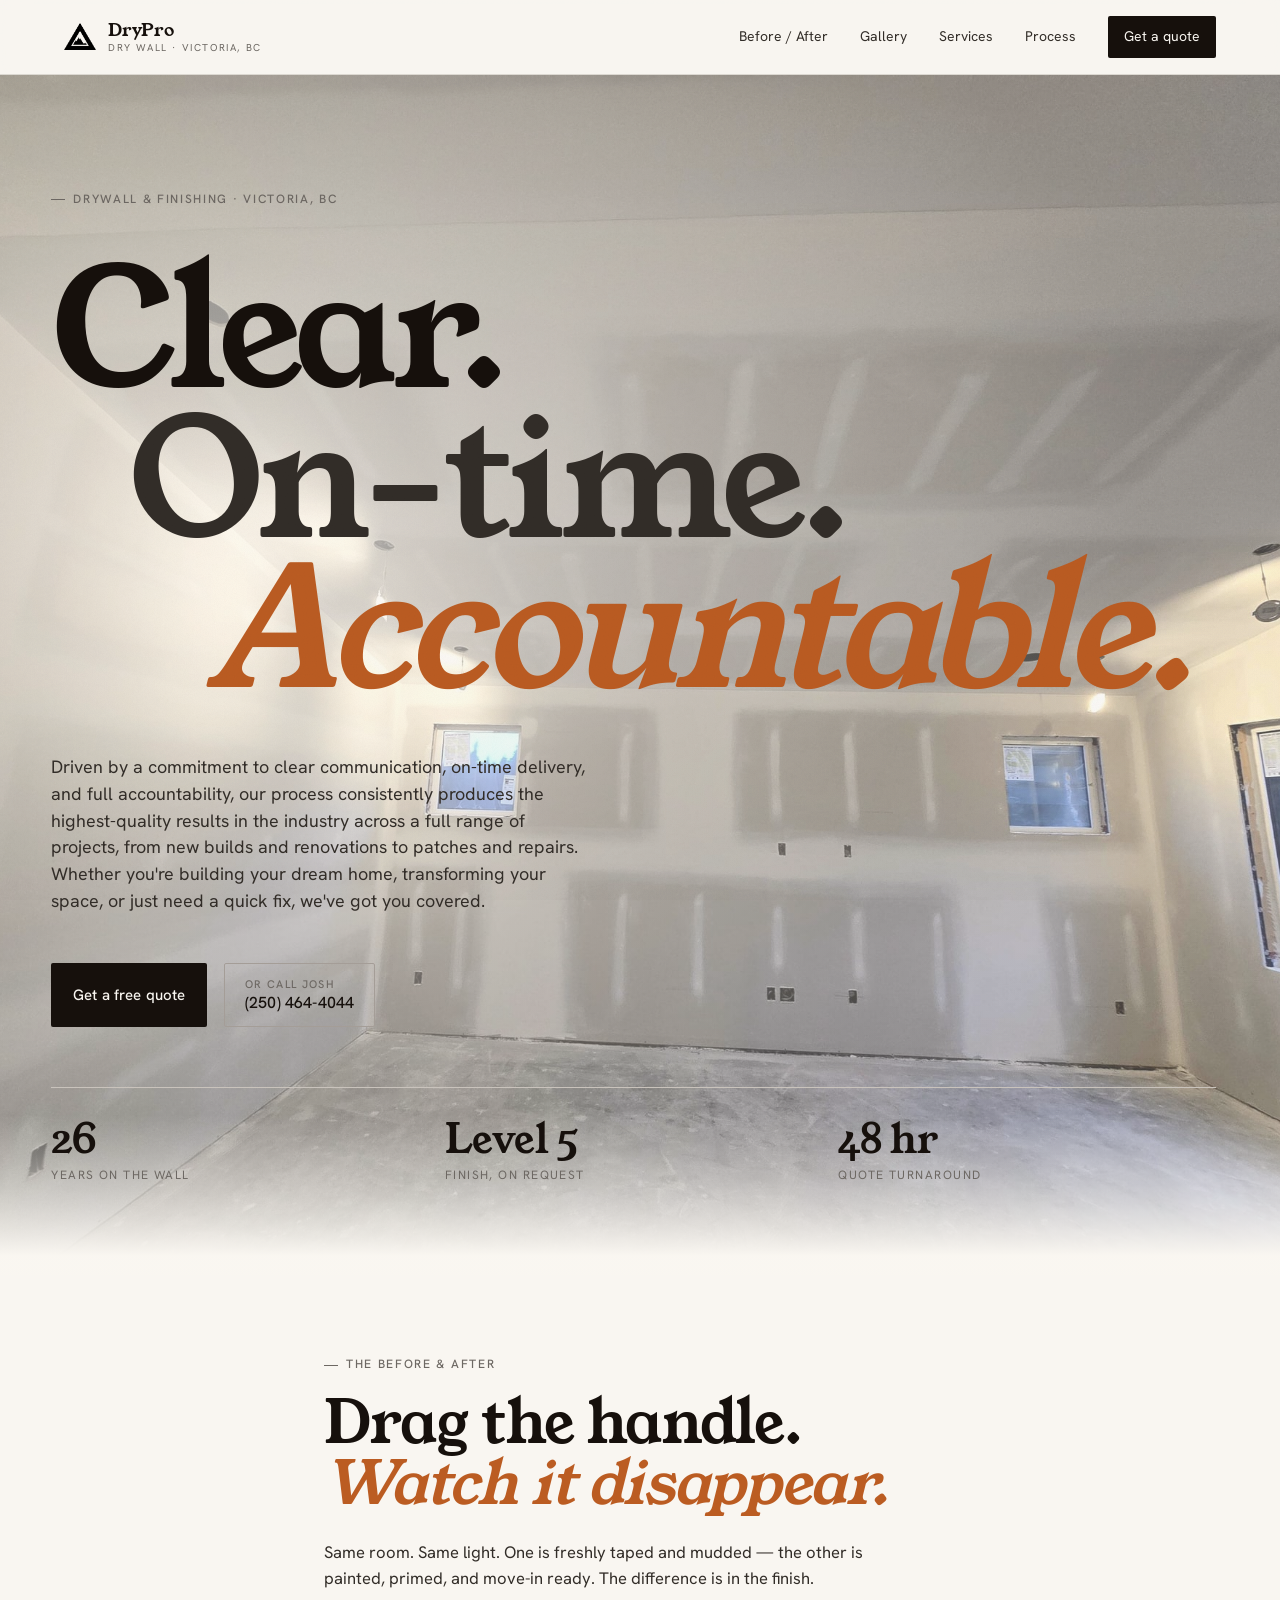
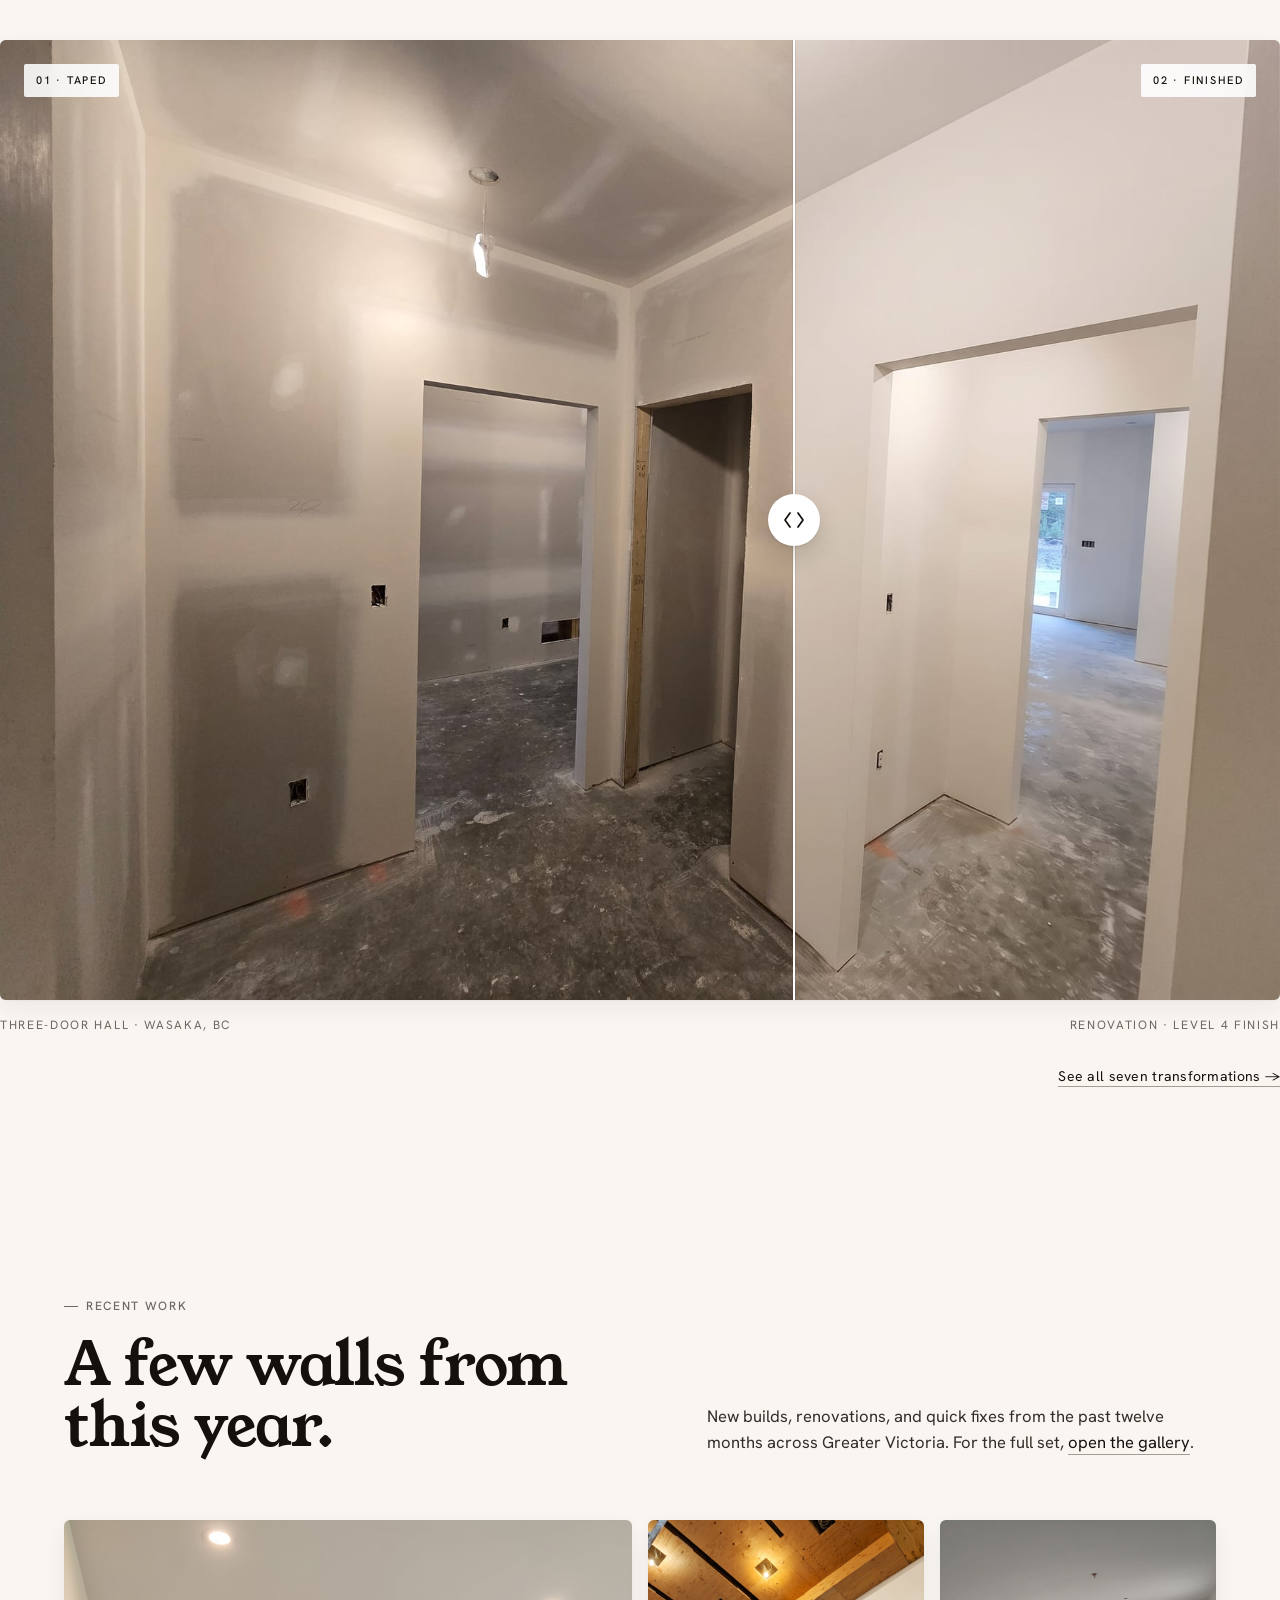
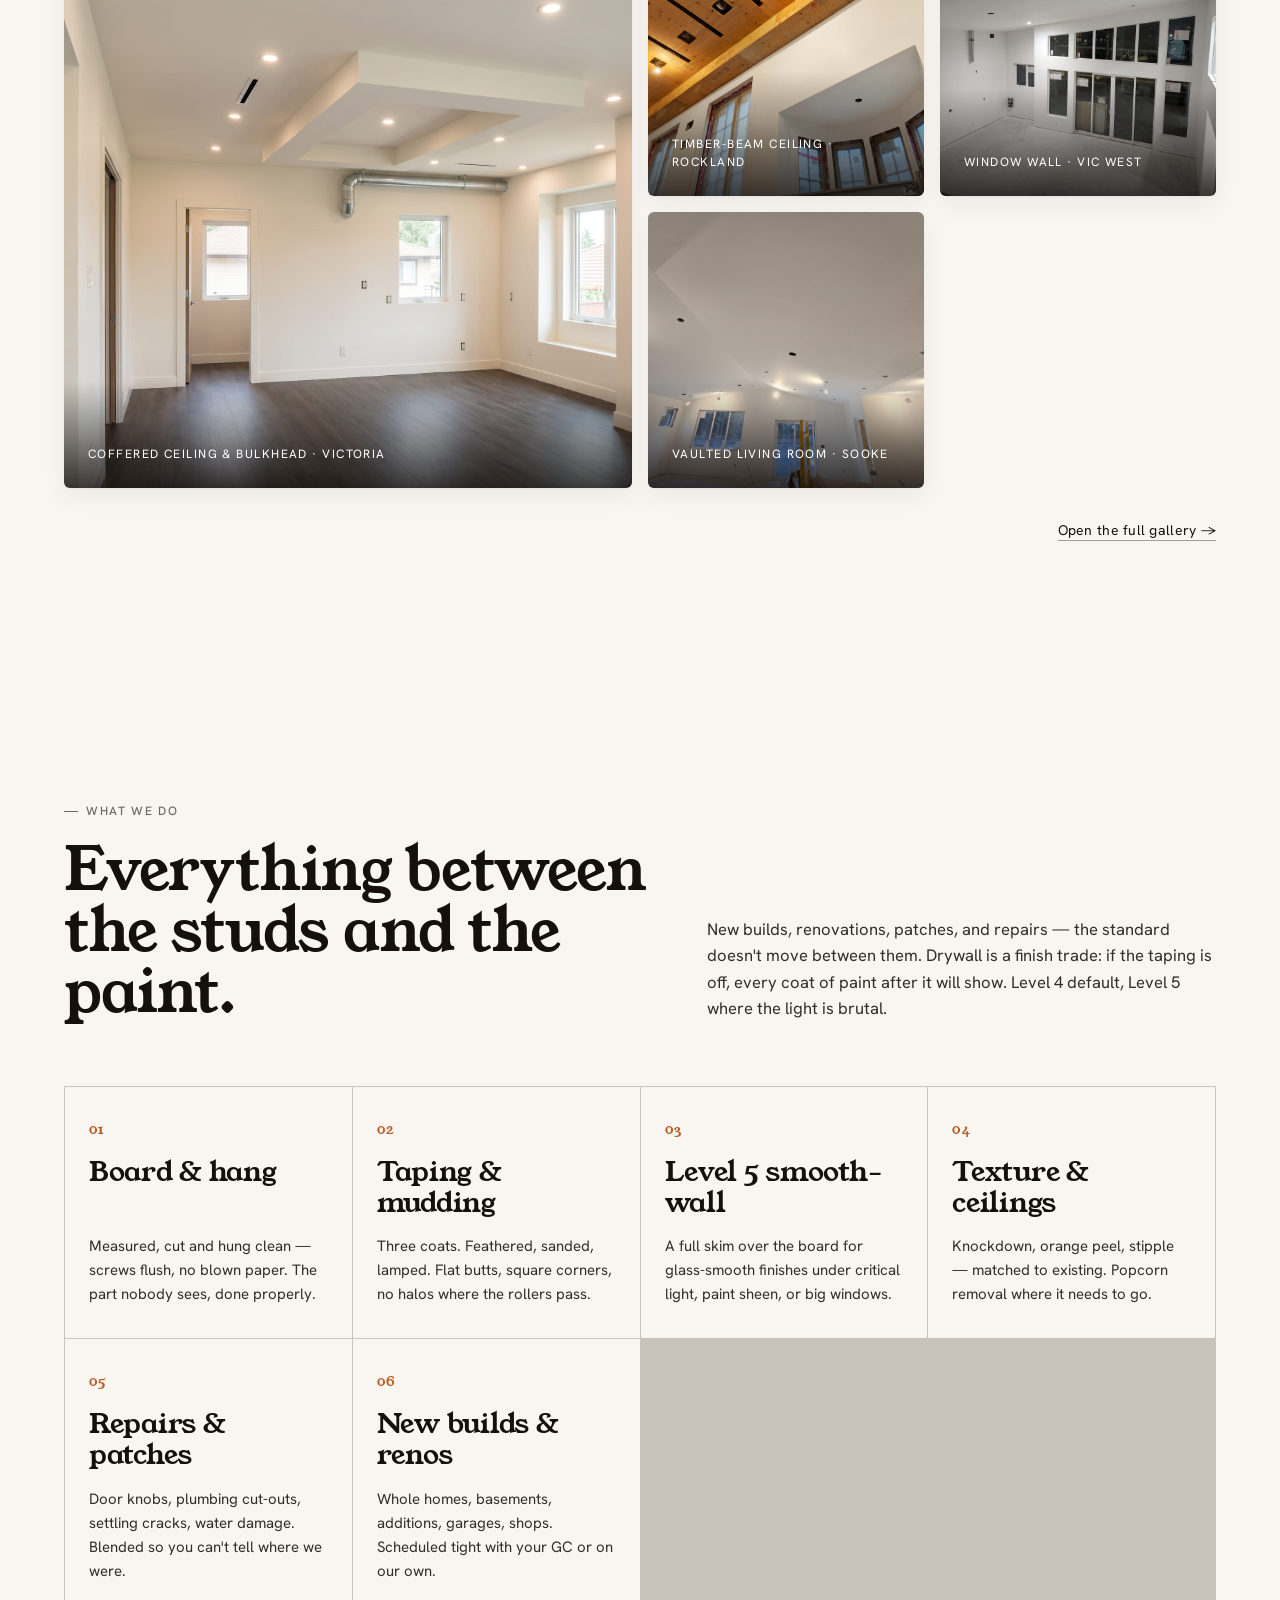
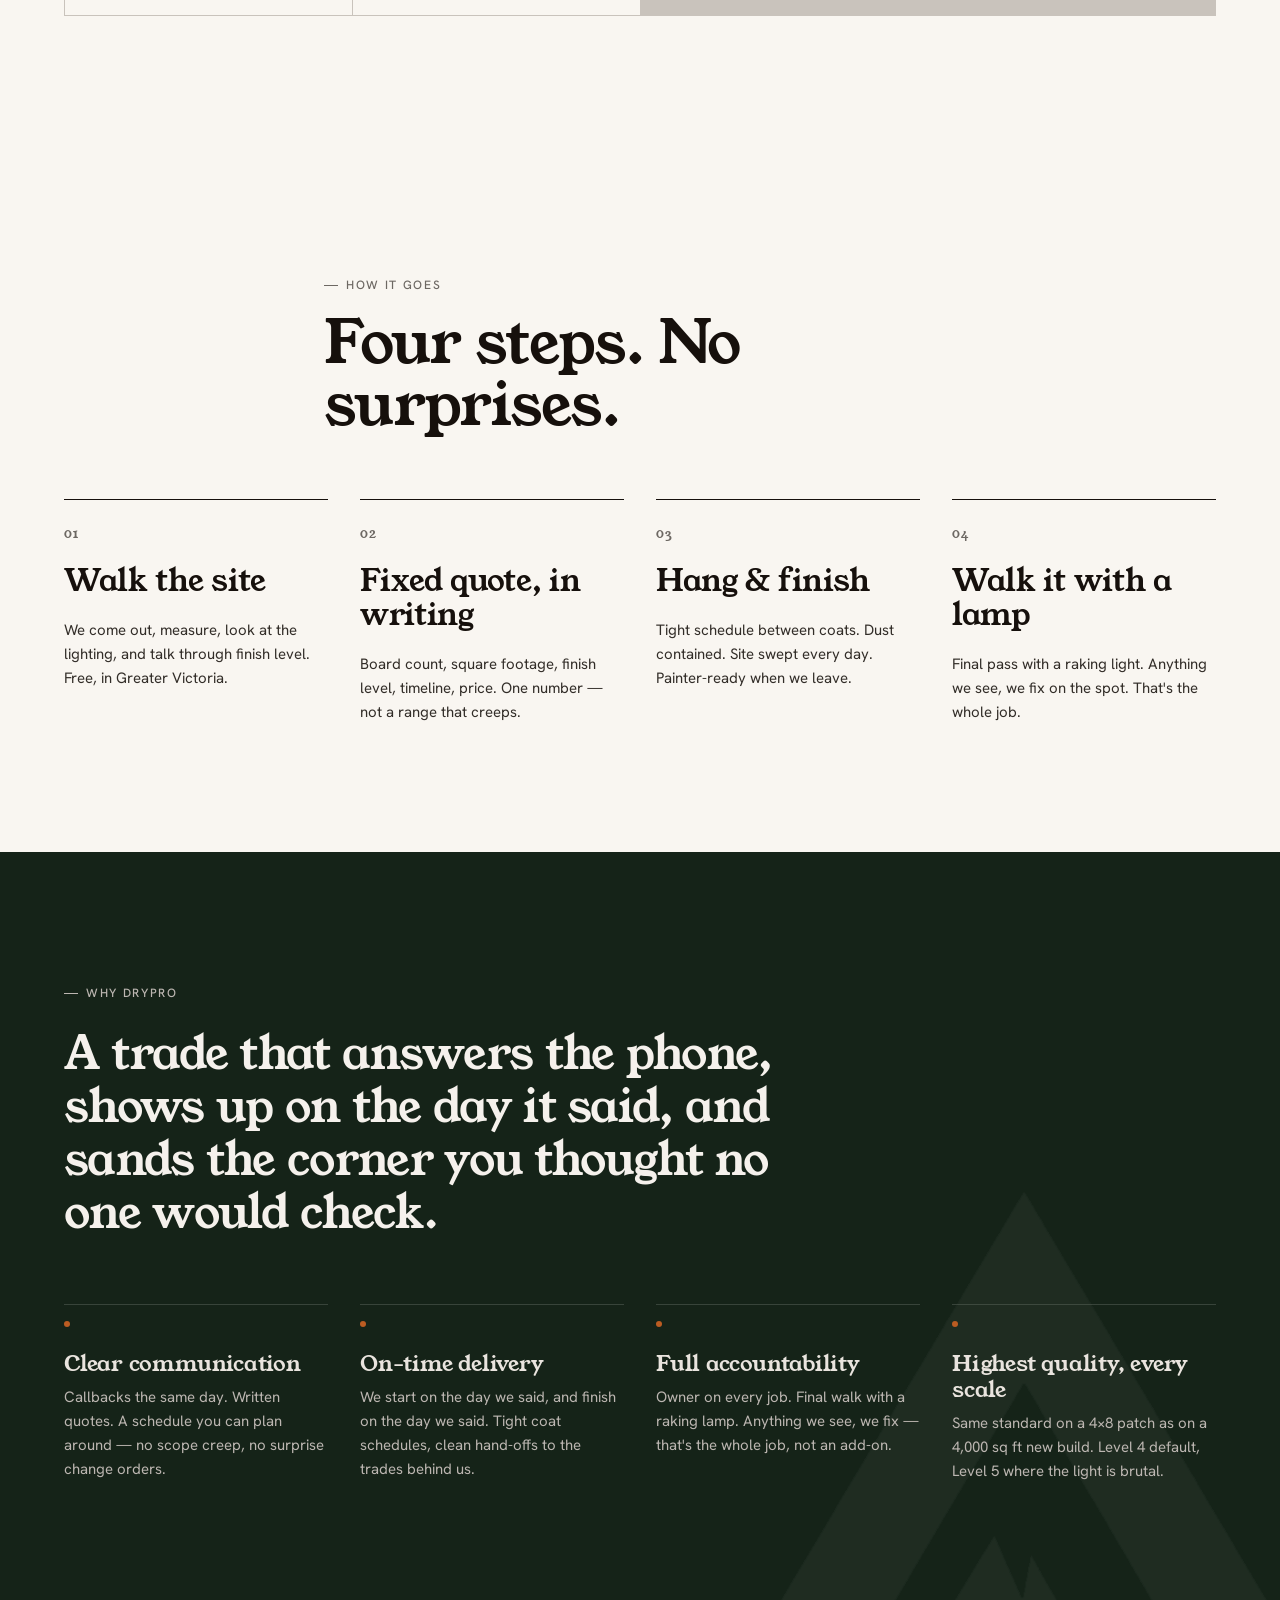
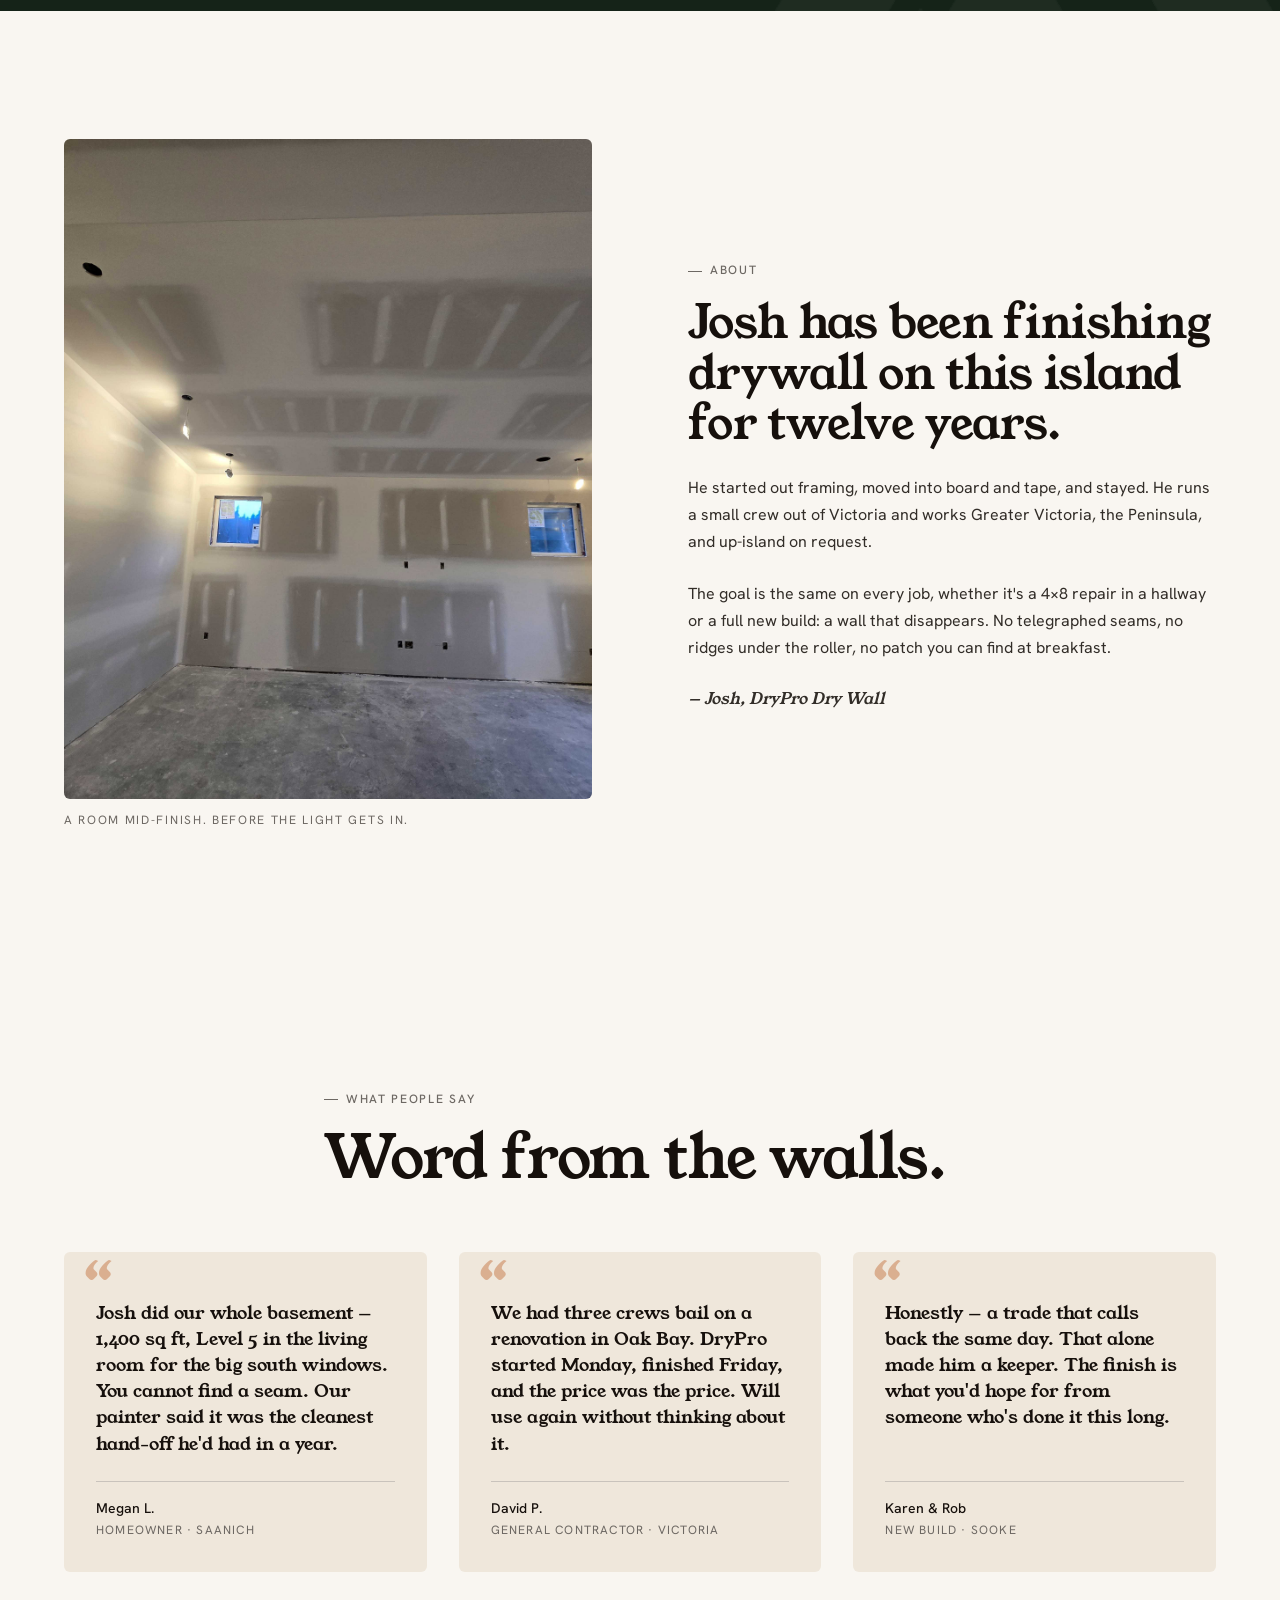
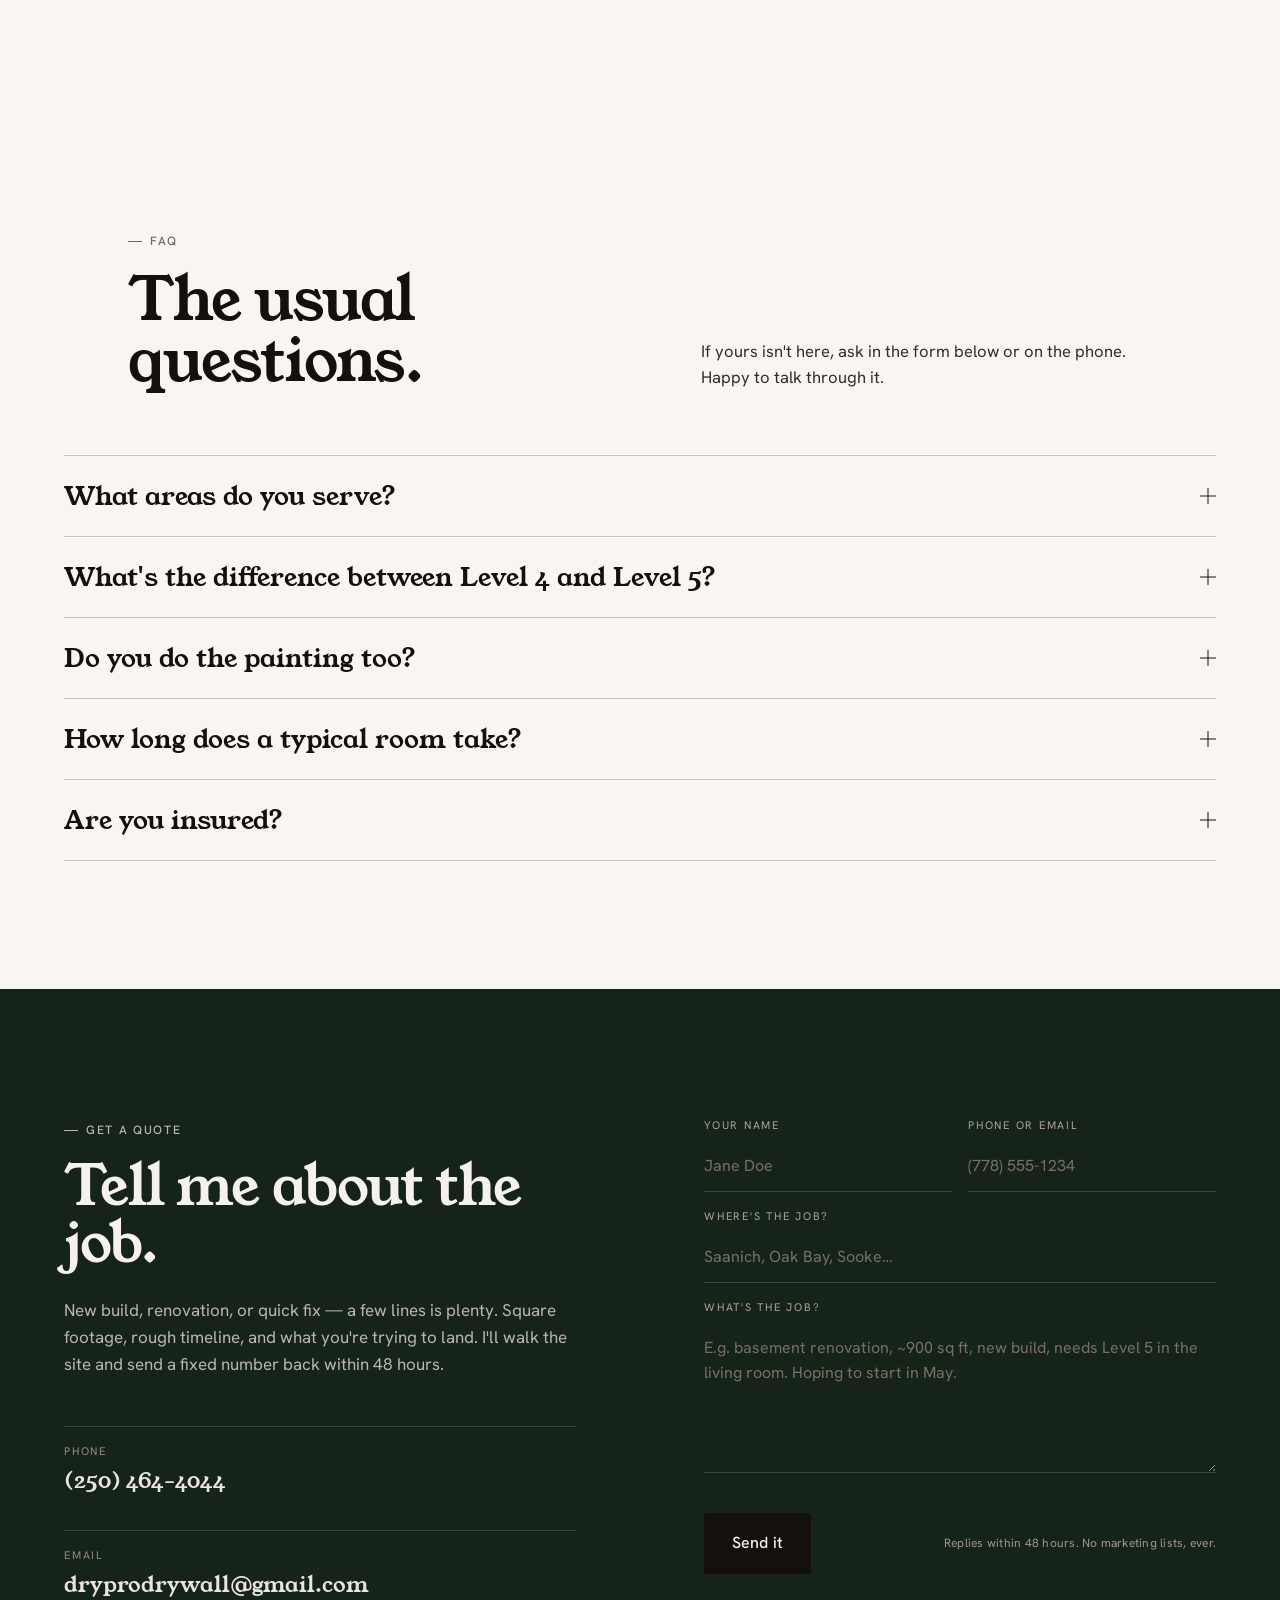
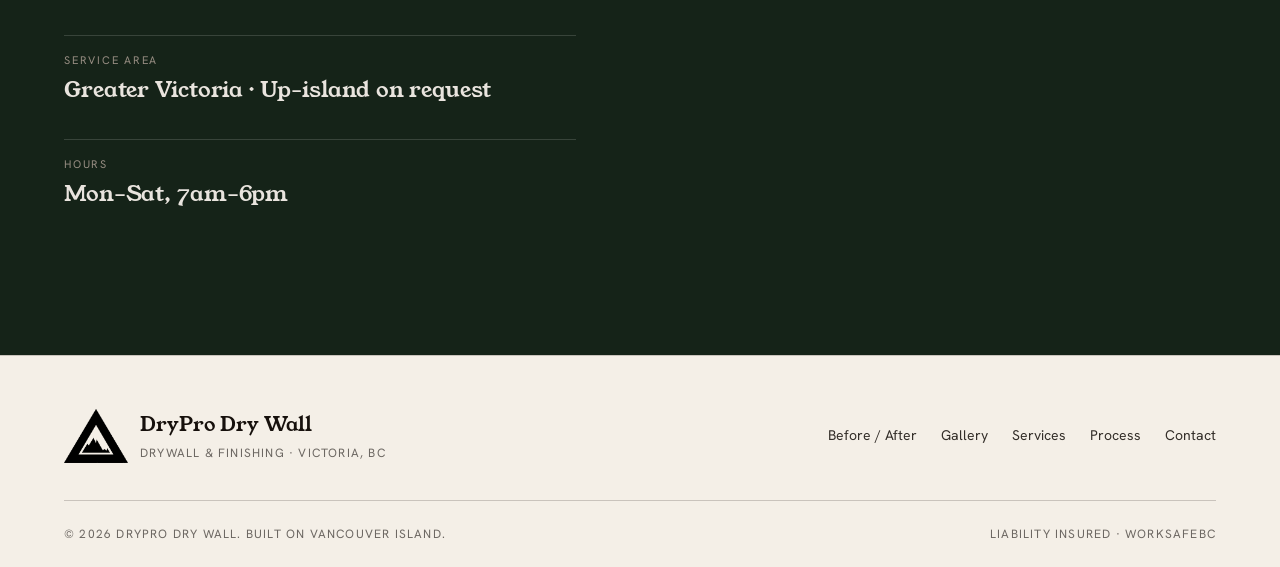
<file: index.html>
<!doctype html>
<html lang="en">
<head>
  <meta charset="utf-8" />
  <meta name="viewport" content="width=device-width, initial-scale=1" />
  <title>DryPro Dry Wall — Drywall, finishing & repairs in Victoria, BC</title>
  <meta name="description" content="Drywall, finishing and repairs in Victoria, BC. Clear communication, on-time delivery, and full accountability — across new builds, renovations, and quick fixes." />
  <meta name="theme-color" content="#f6f2ea" />
  <link rel="icon" href="assets/logo.png" type="image/png" />

  <!-- Open Graph -->
  <meta property="og:title" content="DryPro Dry Wall — Victoria, BC" />
  <meta property="og:description" content="Clear communication, on-time delivery, full accountability. New builds, renovations, and quick fixes in Victoria, BC." />
  <meta property="og:image" content="assets/painted.jpg" />
  <meta property="og:type" content="website" />

  <!-- Fonts -->
  <link rel="preconnect" href="https://fonts.googleapis.com" />
  <link rel="preconnect" href="https://fonts.gstatic.com" crossorigin />
  <link href="https://fonts.googleapis.com/css2?family=Young+Serif&family=Hanken+Grotesk:wght@300;400;500;600;700&display=swap" rel="stylesheet" />

  <link rel="stylesheet" href="styles.css" />
</head>
<body>

  <!-- Paper grain overlay -->
  <div class="grain" aria-hidden="true"></div>

  <!-- Nav -->
  <header class="nav">
    <a href="#top" class="nav__brand" aria-label="DryPro Dry Wall — home">
      <img src="assets/logo.png" alt="" class="nav__mark" />
      <span class="nav__wordmark">
        <span class="nav__name">DryPro</span>
        <span class="nav__sub">Dry Wall · Victoria, BC</span>
      </span>
    </a>
    <nav class="nav__links" aria-label="Primary">
      <a href="#work">Before / After</a>
      <a href="/gallery">Gallery</a>
      <a href="#services">Services</a>
      <a href="#process">Process</a>
      <a href="#contact" class="nav__cta">Get a quote</a>
    </nav>
  </header>

  <main id="top">

    <!-- HERO -->
    <section class="hero">
      <div class="hero__meta">
        <span class="eyebrow">Drywall &amp; Finishing · Victoria, BC</span>
      </div>

      <h1 class="hero__title">
        <span class="hero__line">Clear.</span>
        <span class="hero__line hero__line--mid">On-time.</span>
        <span class="hero__line hero__line--accent">Accountable.</span>
      </h1>

      <p class="hero__lede">
        Driven by a commitment to clear communication, on-time delivery, and full accountability, our process consistently produces the highest-quality results in the industry across a full range of projects, from new builds and renovations to patches and repairs. Whether you're building your dream home, transforming your space, or just need a quick fix, we've got you covered.
      </p>

      <div class="hero__actions">
        <a href="#contact" class="btn btn--primary">Get a free quote</a>
        <a href="tel:+12504644044" class="btn btn--ghost">
          <span class="btn__label">Or call Josh</span>
          <span class="btn__value">(250) 464-4044</span>
        </a>
      </div>

      <div class="hero__stats">
        <div class="stat">
          <span class="stat__num">26</span>
          <span class="stat__label">Years on the wall</span>
        </div>
        <div class="stat">
          <span class="stat__num">Level 5</span>
          <span class="stat__label">Finish, on request</span>
        </div>
        <div class="stat">
          <span class="stat__num">48 hr</span>
          <span class="stat__label">Quote turnaround</span>
        </div>
      </div>

    </section>

    <!-- BEFORE / AFTER -->
    <section class="ba" id="work">
      <div class="section-head">
        <span class="eyebrow">The before &amp; after</span>
        <h2 class="section-title">Drag the handle. <em>Watch it disappear.</em></h2>
        <p class="section-lede">
          Same room. Same light. One is freshly taped and mudded &mdash; the other is painted, primed, and move-in ready.
          The difference is in the finish.
        </p>
      </div>

      <figure class="ba__frame" aria-label="Three-door hall — before and after">
        <div class="ba__slider">
          <img src="assets/sliders/wasaka2.jpg" alt="Finished hallway with three doorways opening onto bright rooms." class="ba__img ba__img--after" draggable="false" />
          <div class="ba__before" aria-hidden="true">
            <img src="assets/sliders/wasaka1.jpg" alt="" class="ba__img ba__img--before" draggable="false" />
          </div>
          <span class="ba__tag ba__tag--before">01 · Taped</span>
          <span class="ba__tag ba__tag--after">02 · Finished</span>
          <div class="ba__handle" role="slider" aria-valuemin="0" aria-valuemax="100" aria-valuenow="50" aria-label="Reveal handle" tabindex="0">
            <div class="ba__handle-line"></div>
            <div class="ba__handle-grip">
              <svg width="22" height="22" viewBox="0 0 22 22" aria-hidden="true">
                <path d="M7 4 L2 11 L7 18 M15 4 L20 11 L15 18" stroke="currentColor" stroke-width="1.75" fill="none" stroke-linecap="round" stroke-linejoin="round"/>
              </svg>
            </div>
          </div>
        </div>
        <figcaption class="ba__cap">
          <span>Three-door hall &middot; Wasaka, BC</span>
          <span>Renovation &middot; Level 4 finish</span>
        </figcaption>
      </figure>

      <p class="ba__more">
        <a href="/before-after" class="link-ul">See all seven transformations &rarr;</a>
      </p>
    </section>

    <!-- RECENT WORK -->
    <section class="recent" id="recent">
      <div class="section-head section-head--split">
        <div>
          <span class="eyebrow">Recent work</span>
          <h2 class="section-title">A few walls from this year.</h2>
        </div>
        <p class="section-lede">
          New builds, renovations, and quick fixes from the past twelve months across
          Greater Victoria. For the full set, <a href="/gallery" class="link-ul">open the gallery</a>.
        </p>
      </div>

      <div class="recent__grid">
        <figure class="recent__tile recent__tile--wide">
          <img src="assets/gallery/bulkhead2.jpg" alt="Finished room with coffered ceiling, pot lights and hardwood floor." loading="lazy" />
          <figcaption>Coffered ceiling &amp; bulkhead &middot; Victoria</figcaption>
        </figure>
        <figure class="recent__tile">
          <img src="assets/gallery/mansion3-5-2.jpg" alt="Exposed timber ceiling above finished walls and a bow window." loading="lazy" />
          <figcaption>Timber-beam ceiling &middot; Rockland</figcaption>
        </figure>
        <figure class="recent__tile">
          <img src="assets/gallery/vault-1.jpg" alt="Finished room with a tall window wall and patio doors." loading="lazy" />
          <figcaption>Window wall &middot; Vic West</figcaption>
        </figure>
        <figure class="recent__tile">
          <img src="assets/gallery/freepik-transform-this-interior-c-2835967167.jpg" alt="Vaulted ceiling with clean finished drywall and recessed lighting." loading="lazy" />
          <figcaption>Vaulted living room &middot; Sooke</figcaption>
        </figure>
      </div>

      <p class="recent__more">
        <a href="/gallery" class="link-ul">Open the full gallery &rarr;</a>
      </p>
    </section>

    <!-- SERVICES -->
    <section class="services" id="services">
      <div class="section-head section-head--split">
        <div>
          <span class="eyebrow">What we do</span>
          <h2 class="section-title">Everything between the studs and the paint.</h2>
        </div>
        <p class="section-lede">
          New builds, renovations, patches, and repairs &mdash; the standard doesn't move between them.
          Drywall is a finish trade: if the taping is off, every coat of paint after it will show.
          Level 4 default, Level 5 where the light is brutal.
        </p>
      </div>

      <ul class="services__grid">
        <li class="svc">
          <span class="svc__num">01</span>
          <h3 class="svc__title">Board &amp; hang</h3>
          <p class="svc__copy">Measured, cut and hung clean — screws flush, no blown paper. The part nobody sees, done properly.</p>
        </li>
        <li class="svc">
          <span class="svc__num">02</span>
          <h3 class="svc__title">Taping &amp; mudding</h3>
          <p class="svc__copy">Three coats. Feathered, sanded, lamped. Flat butts, square corners, no halos where the rollers pass.</p>
        </li>
        <li class="svc">
          <span class="svc__num">03</span>
          <h3 class="svc__title">Level 5 smooth-wall</h3>
          <p class="svc__copy">A full skim over the board for glass-smooth finishes under critical light, paint sheen, or big windows.</p>
        </li>
        <li class="svc">
          <span class="svc__num">04</span>
          <h3 class="svc__title">Texture &amp; ceilings</h3>
          <p class="svc__copy">Knockdown, orange peel, stipple — matched to existing. Popcorn removal where it needs to go.</p>
        </li>
        <li class="svc">
          <span class="svc__num">05</span>
          <h3 class="svc__title">Repairs &amp; patches</h3>
          <p class="svc__copy">Door knobs, plumbing cut-outs, settling cracks, water damage. Blended so you can't tell where we were.</p>
        </li>
        <li class="svc">
          <span class="svc__num">06</span>
          <h3 class="svc__title">New builds &amp; renos</h3>
          <p class="svc__copy">Whole homes, basements, additions, garages, shops. Scheduled tight with your GC or on our own.</p>
        </li>
      </ul>
    </section>

    <!-- PROCESS -->
    <section class="process" id="process">
      <div class="section-head">
        <span class="eyebrow">How it goes</span>
        <h2 class="section-title">Four steps. No surprises.</h2>
      </div>

      <ol class="process__list">
        <li class="step">
          <span class="step__num">01</span>
          <h3 class="step__title">Walk the site</h3>
          <p class="step__copy">We come out, measure, look at the lighting, and talk through finish level. Free, in Greater Victoria.</p>
        </li>
        <li class="step">
          <span class="step__num">02</span>
          <h3 class="step__title">Fixed quote, in writing</h3>
          <p class="step__copy">Board count, square footage, finish level, timeline, price. One number — not a range that creeps.</p>
        </li>
        <li class="step">
          <span class="step__num">03</span>
          <h3 class="step__title">Hang &amp; finish</h3>
          <p class="step__copy">Tight schedule between coats. Dust contained. Site swept every day. Painter-ready when we leave.</p>
        </li>
        <li class="step">
          <span class="step__num">04</span>
          <h3 class="step__title">Walk it with a lamp</h3>
          <p class="step__copy">Final pass with a raking light. Anything we see, we fix on the spot. That's the whole job.</p>
        </li>
      </ol>
    </section>

    <!-- WHY -->
    <section class="why">
      <div class="why__inner">
        <span class="eyebrow eyebrow--light">Why DryPro</span>
        <h2 class="why__title">
          A trade that answers the phone, shows up on the day it said, and sands the corner you thought no one would check.
        </h2>

        <div class="why__grid">
          <div class="why__item">
            <span class="why__dot"></span>
            <h3>Clear communication</h3>
            <p>Callbacks the same day. Written quotes. A schedule you can plan around &mdash; no scope creep, no surprise change orders.</p>
          </div>
          <div class="why__item">
            <span class="why__dot"></span>
            <h3>On-time delivery</h3>
            <p>We start on the day we said, and finish on the day we said. Tight coat schedules, clean hand-offs to the trades behind us.</p>
          </div>
          <div class="why__item">
            <span class="why__dot"></span>
            <h3>Full accountability</h3>
            <p>Owner on every job. Final walk with a raking lamp. Anything we see, we fix &mdash; that's the whole job, not an add-on.</p>
          </div>
          <div class="why__item">
            <span class="why__dot"></span>
            <h3>Highest quality, every scale</h3>
            <p>Same standard on a 4&times;8 patch as on a 4,000 sq ft new build. Level 4 default, Level 5 where the light is brutal.</p>
          </div>
        </div>
      </div>
    </section>

    <!-- ABOUT -->
    <section class="about" id="about">
      <div class="about__media">
        <img src="assets/taped.jpg" alt="A fully taped and mudded room awaiting paint." />
        <span class="about__caption">A room mid-finish. Before the light gets in.</span>
      </div>
      <div class="about__copy">
        <span class="eyebrow">About</span>
        <h2 class="about__title">Josh has been finishing drywall on this island for twelve years.</h2>
        <p>
          He started out framing, moved into board and tape, and stayed. He runs a small crew out of Victoria
          and works Greater Victoria, the Peninsula, and up-island on request.
        </p>
        <p>
          The goal is the same on every job, whether it's a 4&times;8 repair in a hallway or a full new build:
          a wall that disappears. No telegraphed seams, no ridges under the roller, no patch you can find at breakfast.
        </p>
        <p class="about__sign">— Josh, DryPro Dry Wall</p>
      </div>
    </section>

    <!-- TESTIMONIALS -->
    <section class="quotes">
      <div class="section-head">
        <span class="eyebrow">What people say</span>
        <h2 class="section-title">Word from the walls.</h2>
      </div>
      <div class="quotes__grid">
        <figure class="quote">
          <blockquote>
            <p>Josh did our whole basement — 1,400 sq ft, Level 5 in the living room for the big south windows. You cannot find a seam. Our painter said it was the cleanest hand-off he'd had in a year.</p>
          </blockquote>
          <figcaption>
            <span class="quote__name">Megan L.</span>
            <span class="quote__role">Homeowner · Saanich</span>
          </figcaption>
        </figure>
        <figure class="quote">
          <blockquote>
            <p>We had three crews bail on a renovation in Oak Bay. DryPro started Monday, finished Friday, and the price was the price. Will use again without thinking about it.</p>
          </blockquote>
          <figcaption>
            <span class="quote__name">David P.</span>
            <span class="quote__role">General contractor · Victoria</span>
          </figcaption>
        </figure>
        <figure class="quote">
          <blockquote>
            <p>Honestly — a trade that calls back the same day. That alone made him a keeper. The finish is what you'd hope for from someone who's done it this long.</p>
          </blockquote>
          <figcaption>
            <span class="quote__name">Karen &amp; Rob</span>
            <span class="quote__role">New build · Sooke</span>
          </figcaption>
        </figure>
      </div>
    </section>

    <!-- FAQ -->
    <section class="faq">
      <div class="section-head section-head--split">
        <div>
          <span class="eyebrow">FAQ</span>
          <h2 class="section-title">The usual questions.</h2>
        </div>
        <p class="section-lede">If yours isn't here, ask in the form below or on the phone. Happy to talk through it.</p>
      </div>

      <ul class="faq__list">
        <li class="faq__item">
          <details>
            <summary>
              <span>What areas do you serve?</span>
              <span class="faq__plus" aria-hidden="true"></span>
            </summary>
            <div class="faq__body">
              <p>Greater Victoria as default — Saanich, Oak Bay, Esquimalt, Langford, Colwood, Sooke, Sidney and the Peninsula. Up-island (Duncan, Nanaimo) on larger jobs — ask.</p>
            </div>
          </details>
        </li>
        <li class="faq__item">
          <details>
            <summary>
              <span>What's the difference between Level 4 and Level 5?</span>
              <span class="faq__plus" aria-hidden="true"></span>
            </summary>
            <div class="faq__body">
              <p>Level 4 is the standard residential finish — three coats of mud over tapes and screws, sanded flat. Level 5 adds a full skim coat across the whole wall, so there's no paper–mud contrast under side light or gloss paint. You want Level 5 on big south-facing walls, gloss trim, or behind TVs and mirrors.</p>
            </div>
          </details>
        </li>
        <li class="faq__item">
          <details>
            <summary>
              <span>Do you do the painting too?</span>
              <span class="faq__plus" aria-hidden="true"></span>
            </summary>
            <div class="faq__body">
              <p>Priming, yes, if you want a painter-ready hand-off. Topcoats we hand off to a painter you pick — or we can recommend two or three we work with regularly.</p>
            </div>
          </details>
        </li>
        <li class="faq__item">
          <details>
            <summary>
              <span>How long does a typical room take?</span>
              <span class="faq__plus" aria-hidden="true"></span>
            </summary>
            <div class="faq__body">
              <p>A single room is usually 3–5 working days — board, three coats with dry time, sand, prime. We can compress schedules for renos when the GC needs the wall ready for trades behind us.</p>
            </div>
          </details>
        </li>
        <li class="faq__item">
          <details>
            <summary>
              <span>Are you insured?</span>
              <span class="faq__plus" aria-hidden="true"></span>
            </summary>
            <div class="faq__body">
              <p>Yes — liability and WorkSafeBC. Certificates on request before the first day.</p>
            </div>
          </details>
        </li>
      </ul>
    </section>

    <!-- CTA / CONTACT -->
    <section class="contact" id="contact">
      <div class="contact__head">
        <span class="eyebrow eyebrow--light">Get a quote</span>
        <h2 class="contact__title">Tell me about the job.</h2>
        <p class="contact__lede">
          New build, renovation, or quick fix &mdash; a few lines is plenty. Square footage, rough timeline,
          and what you're trying to land. I'll walk the site and send a fixed number back within 48 hours.
        </p>

        <div class="contact__lines">
          <a href="tel:+12504644044" class="contact__line">
            <span class="contact__label">Phone</span>
            <span class="contact__value">(250) 464-4044</span>
          </a>
          <a href="mailto:dryprodrywall@gmail.com" class="contact__line">
            <span class="contact__label">Email</span>
            <span class="contact__value">dryprodrywall@gmail.com</span>
          </a>
          <div class="contact__line">
            <span class="contact__label">Service area</span>
            <span class="contact__value">Greater Victoria · Up-island on request</span>
          </div>
          <div class="contact__line">
            <span class="contact__label">Hours</span>
            <span class="contact__value">Mon–Sat, 7am–6pm</span>
          </div>
        </div>
      </div>

      <form class="form" action="#" method="post" onsubmit="return handleSubmit(event)">
        <div class="form__row">
          <label class="field">
            <span class="field__label">Your name</span>
            <input type="text" name="name" required autocomplete="name" placeholder="Jane Doe" />
          </label>
          <label class="field">
            <span class="field__label">Phone or email</span>
            <input type="text" name="contact" required placeholder="(778) 555-1234" />
          </label>
        </div>
        <label class="field">
          <span class="field__label">Where's the job?</span>
          <input type="text" name="where" placeholder="Saanich, Oak Bay, Sooke…" />
        </label>
        <label class="field">
          <span class="field__label">What's the job?</span>
          <textarea name="message" rows="5" required placeholder="E.g. basement renovation, ~900 sq ft, new build, needs Level 5 in the living room. Hoping to start in May."></textarea>
        </label>
        <div class="form__foot">
          <button type="submit" class="btn btn--primary btn--wide">Send it</button>
          <span class="form__fine">Replies within 48 hours. No marketing lists, ever.</span>
        </div>
        <p class="form__thanks" hidden>Thanks — I got it. I'll be in touch within 48 hours.</p>
      </form>
    </section>

  </main>

  <footer class="foot">
    <div class="foot__top">
      <div class="foot__brand">
        <img src="assets/logo.png" alt="" class="foot__mark" />
        <div>
          <p class="foot__name">DryPro Dry Wall</p>
          <p class="foot__sub">Drywall &amp; finishing · Victoria, BC</p>
        </div>
      </div>
      <div class="foot__links">
        <a href="#work">Before / After</a>
        <a href="/gallery">Gallery</a>
        <a href="#services">Services</a>
        <a href="#process">Process</a>
        <a href="#contact">Contact</a>
      </div>
    </div>
    <div class="foot__bottom">
      <span>&copy; <span id="year"></span> DryPro Dry Wall. Built on Vancouver Island.</span>
      <span>Liability insured · WorkSafeBC</span>
    </div>
  </footer>

  <script src="script.js" defer></script>
</body>
</html>
</file>
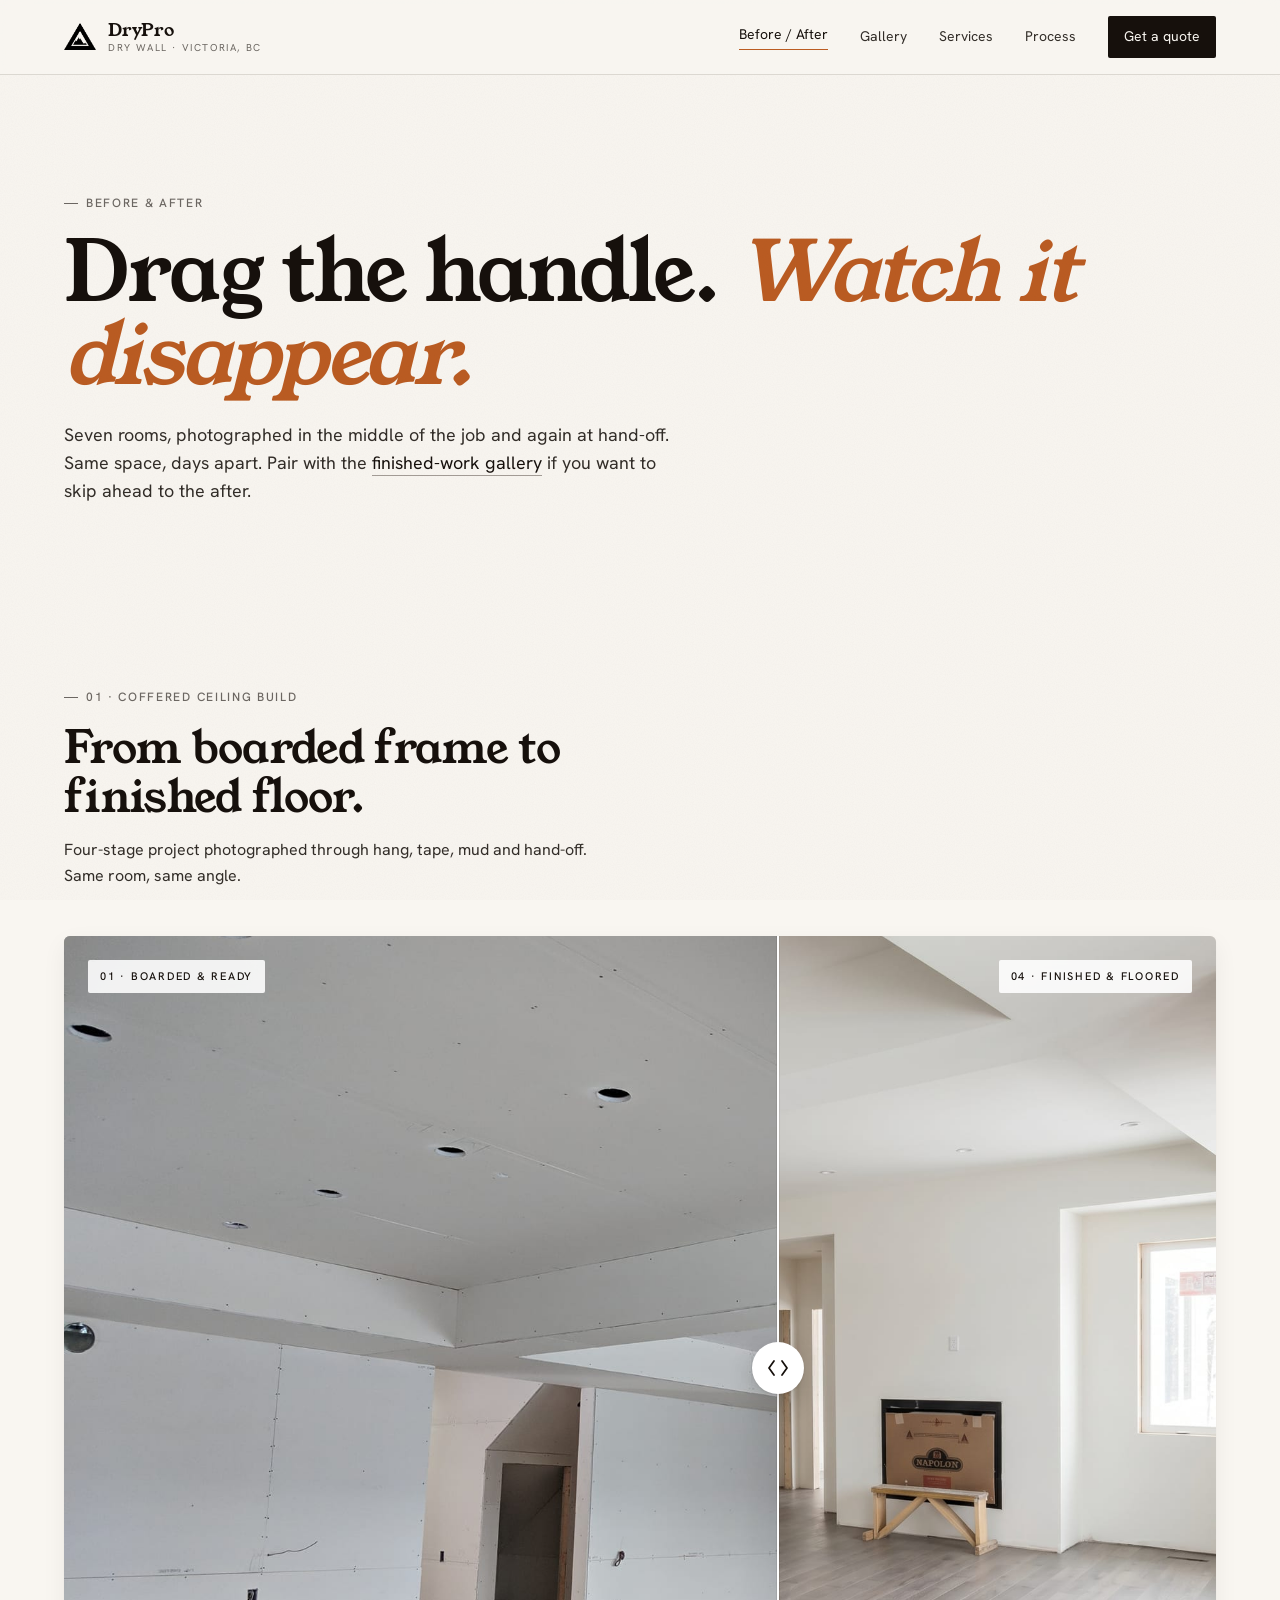
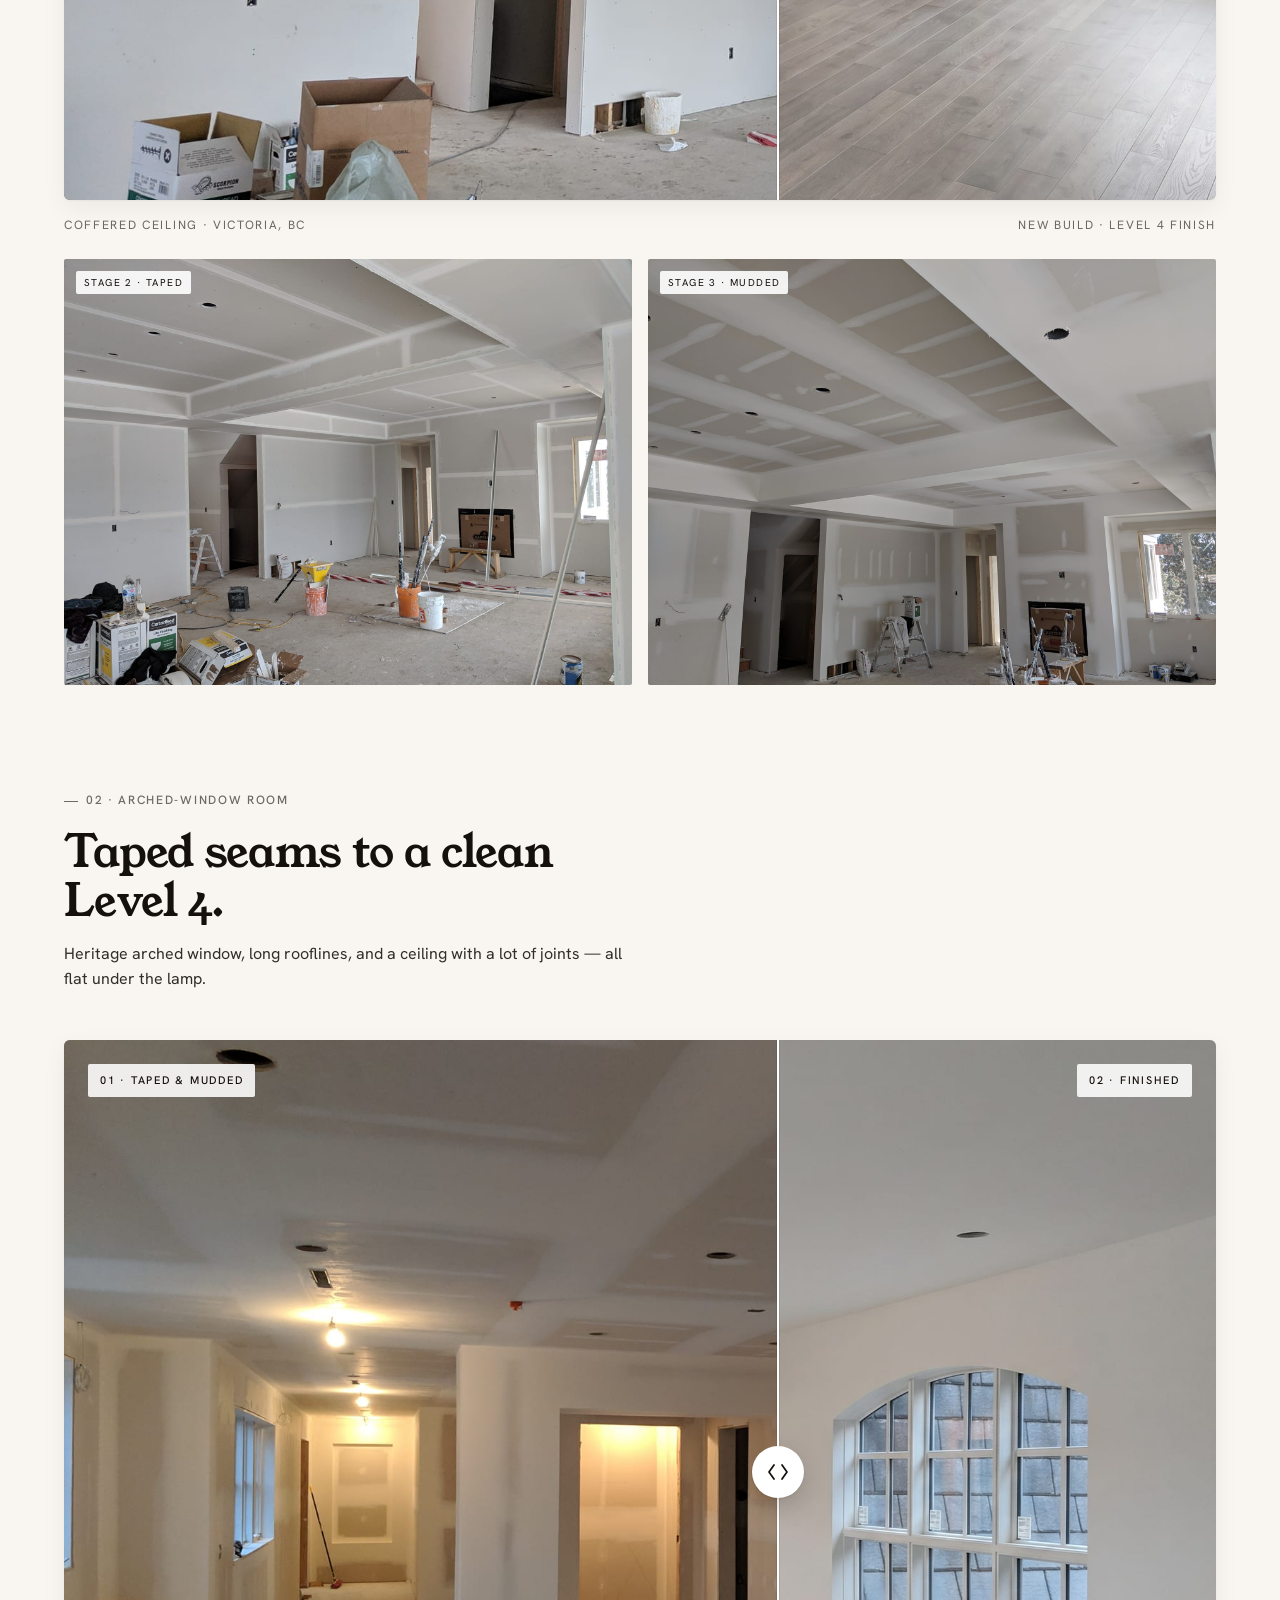
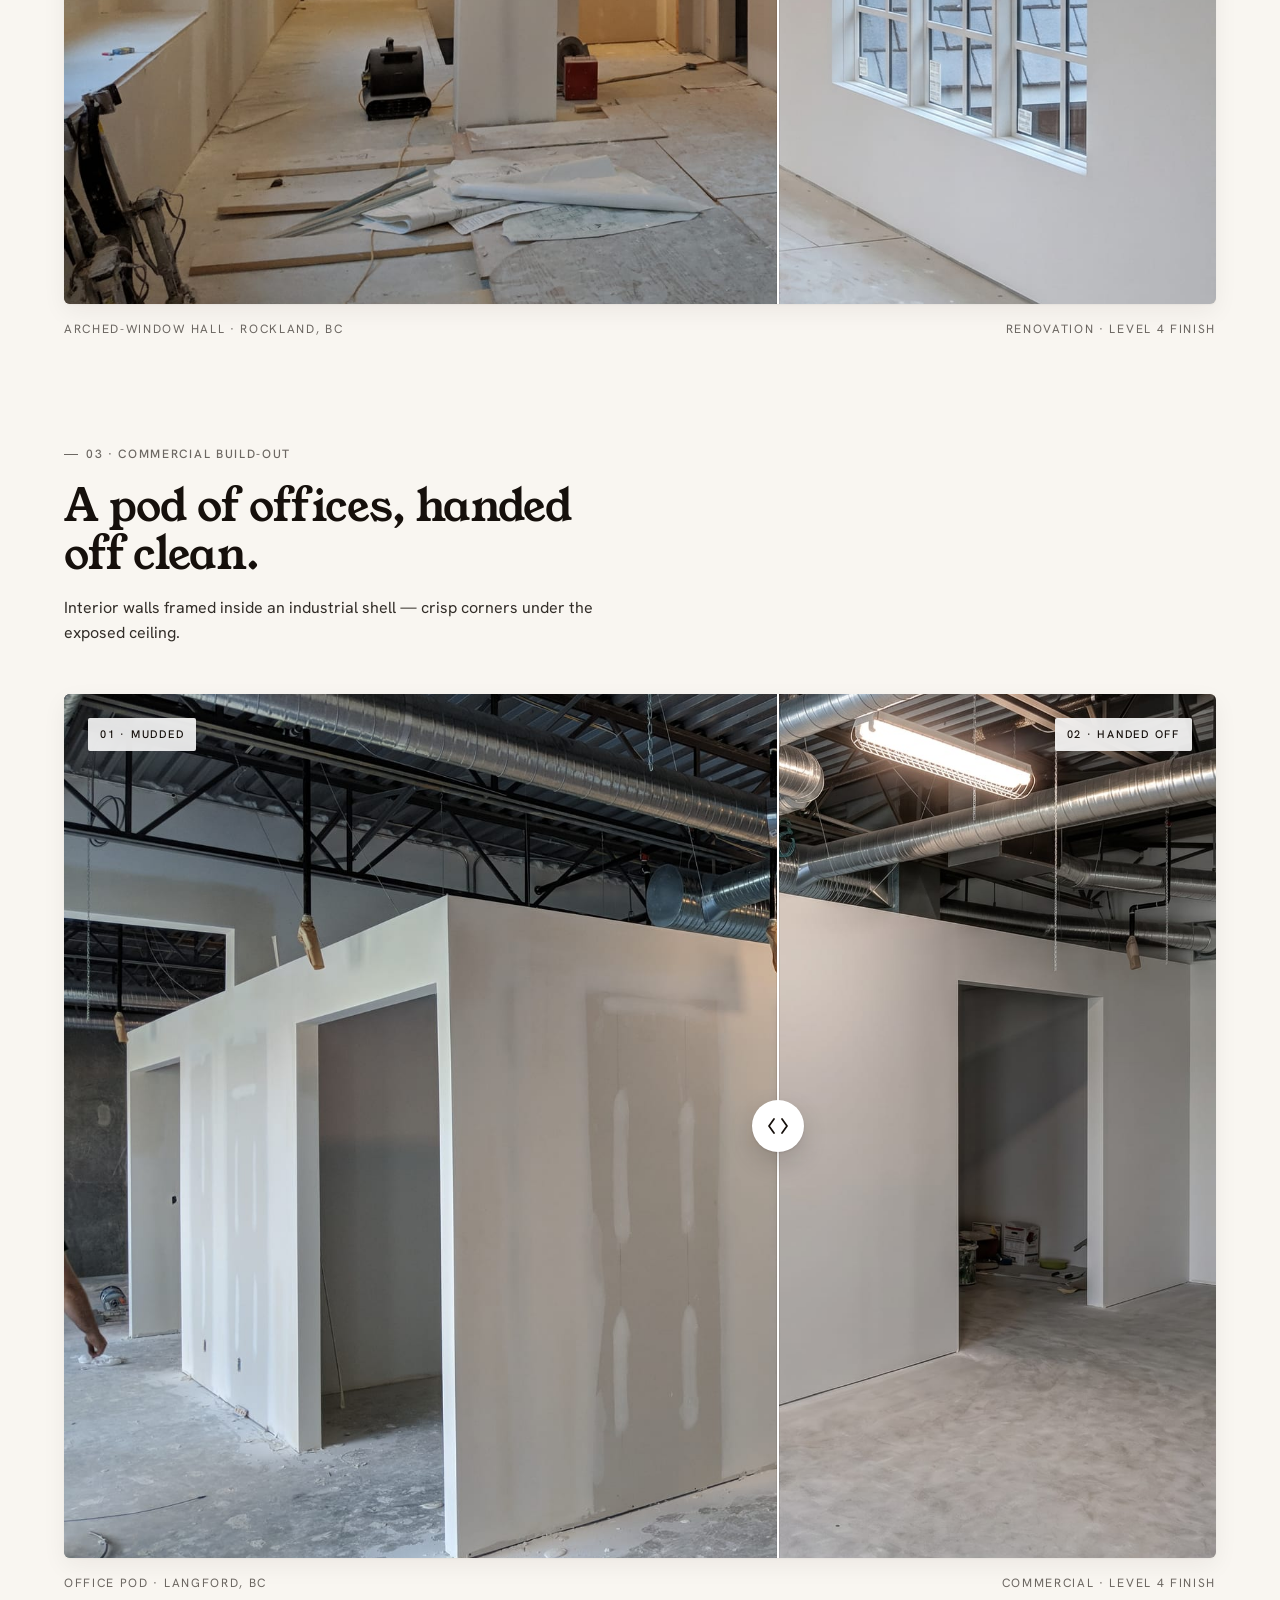
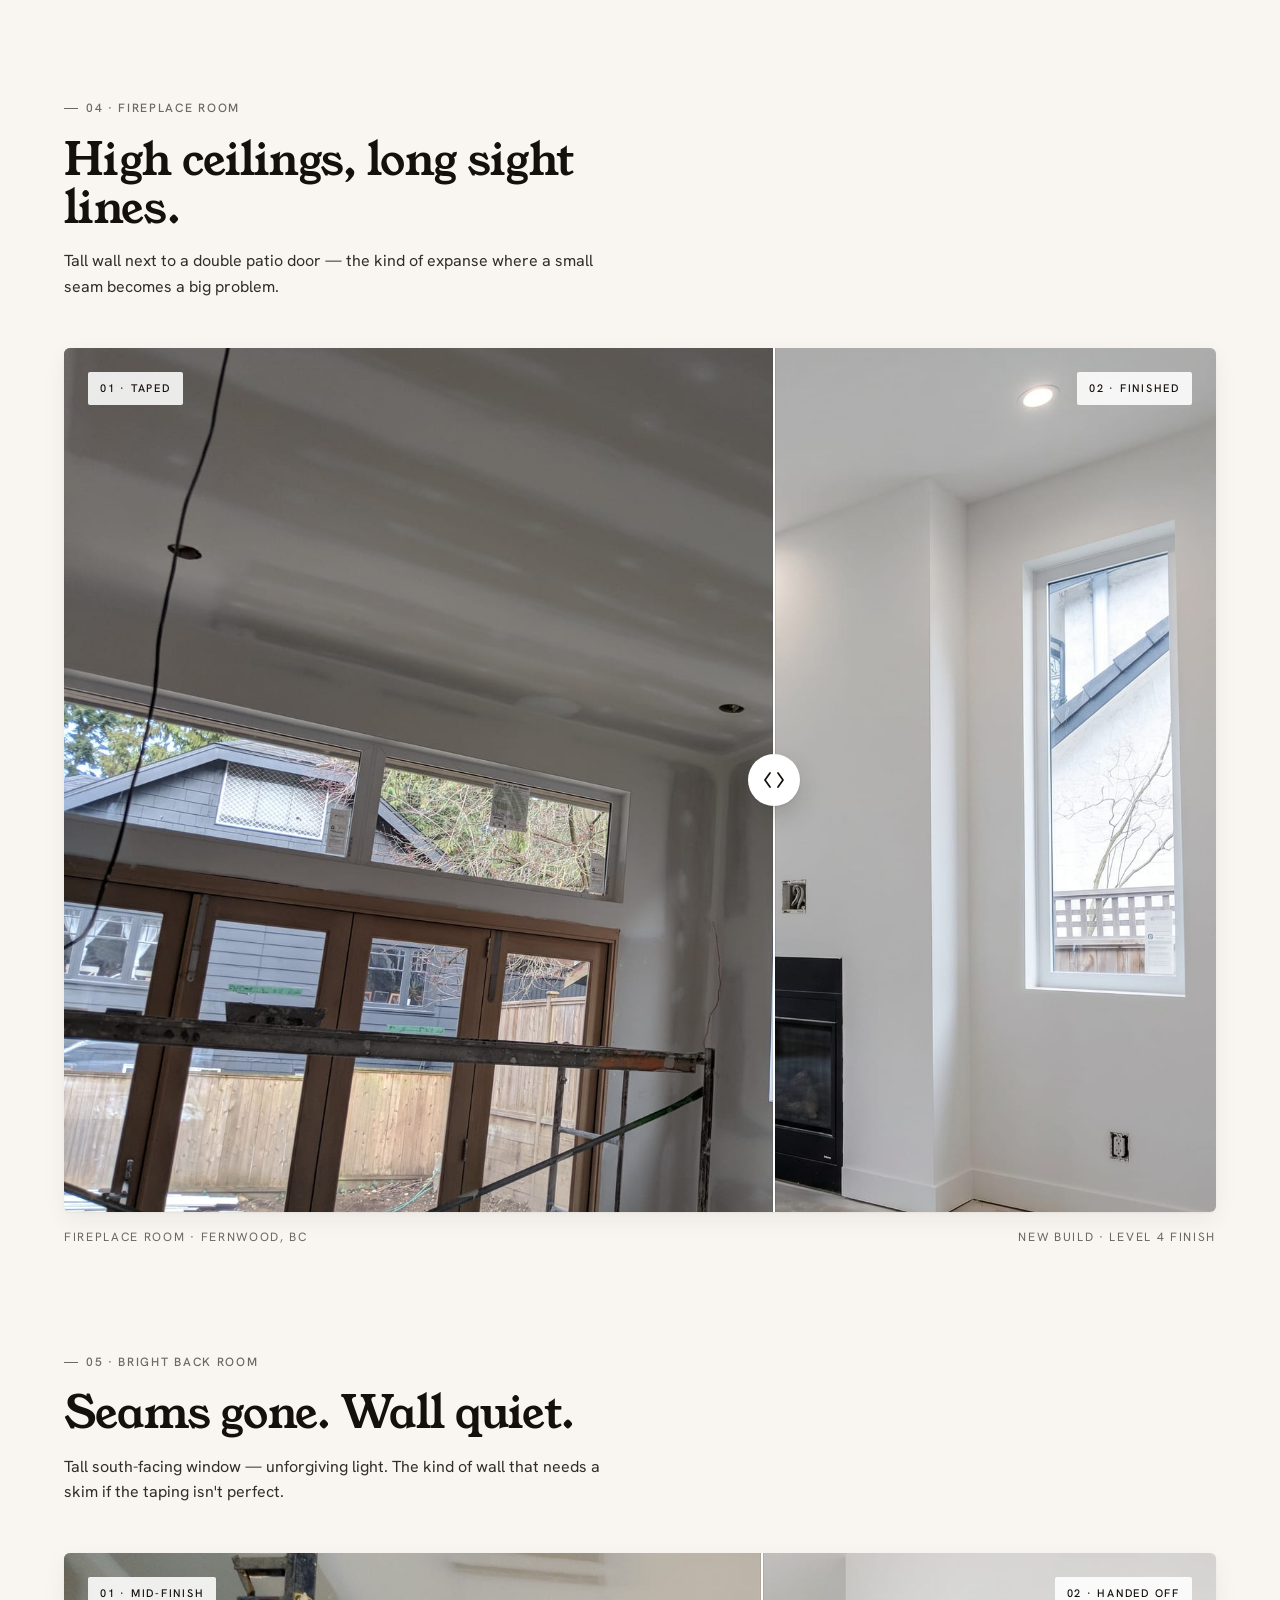
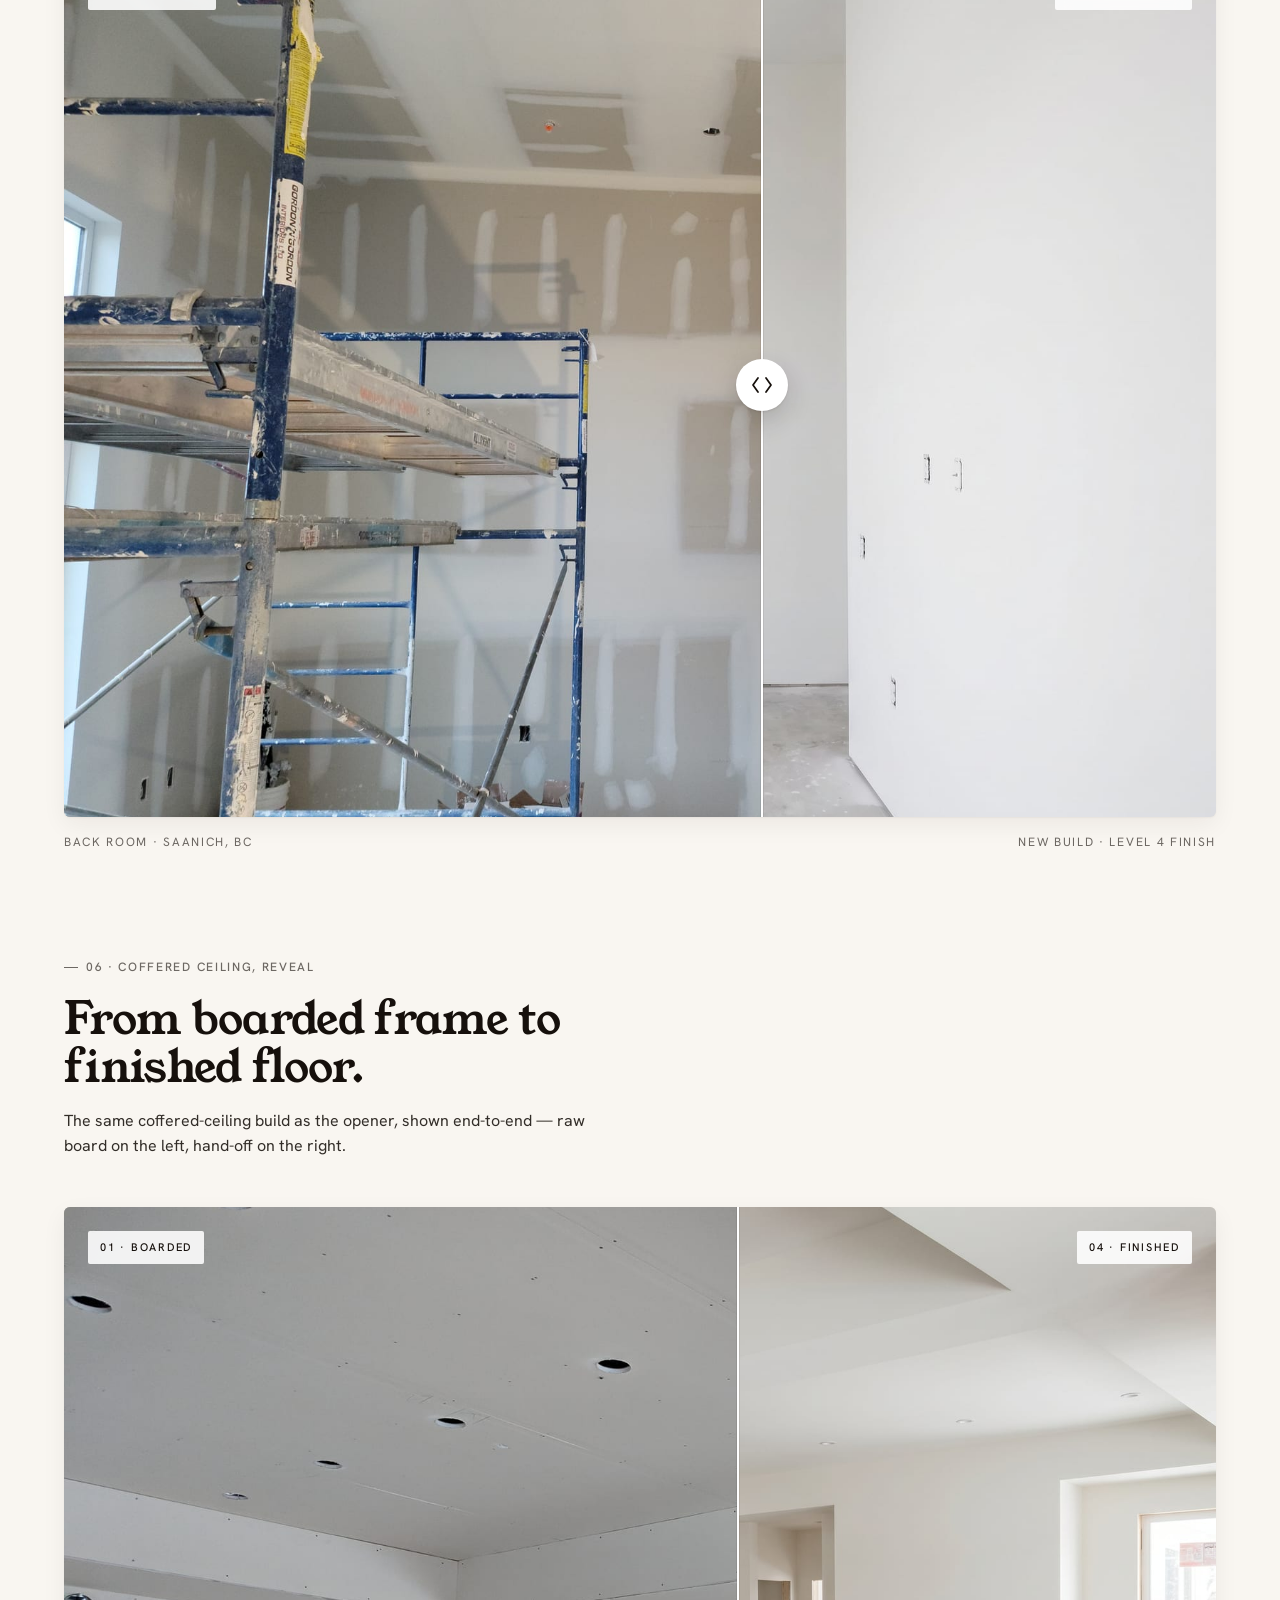
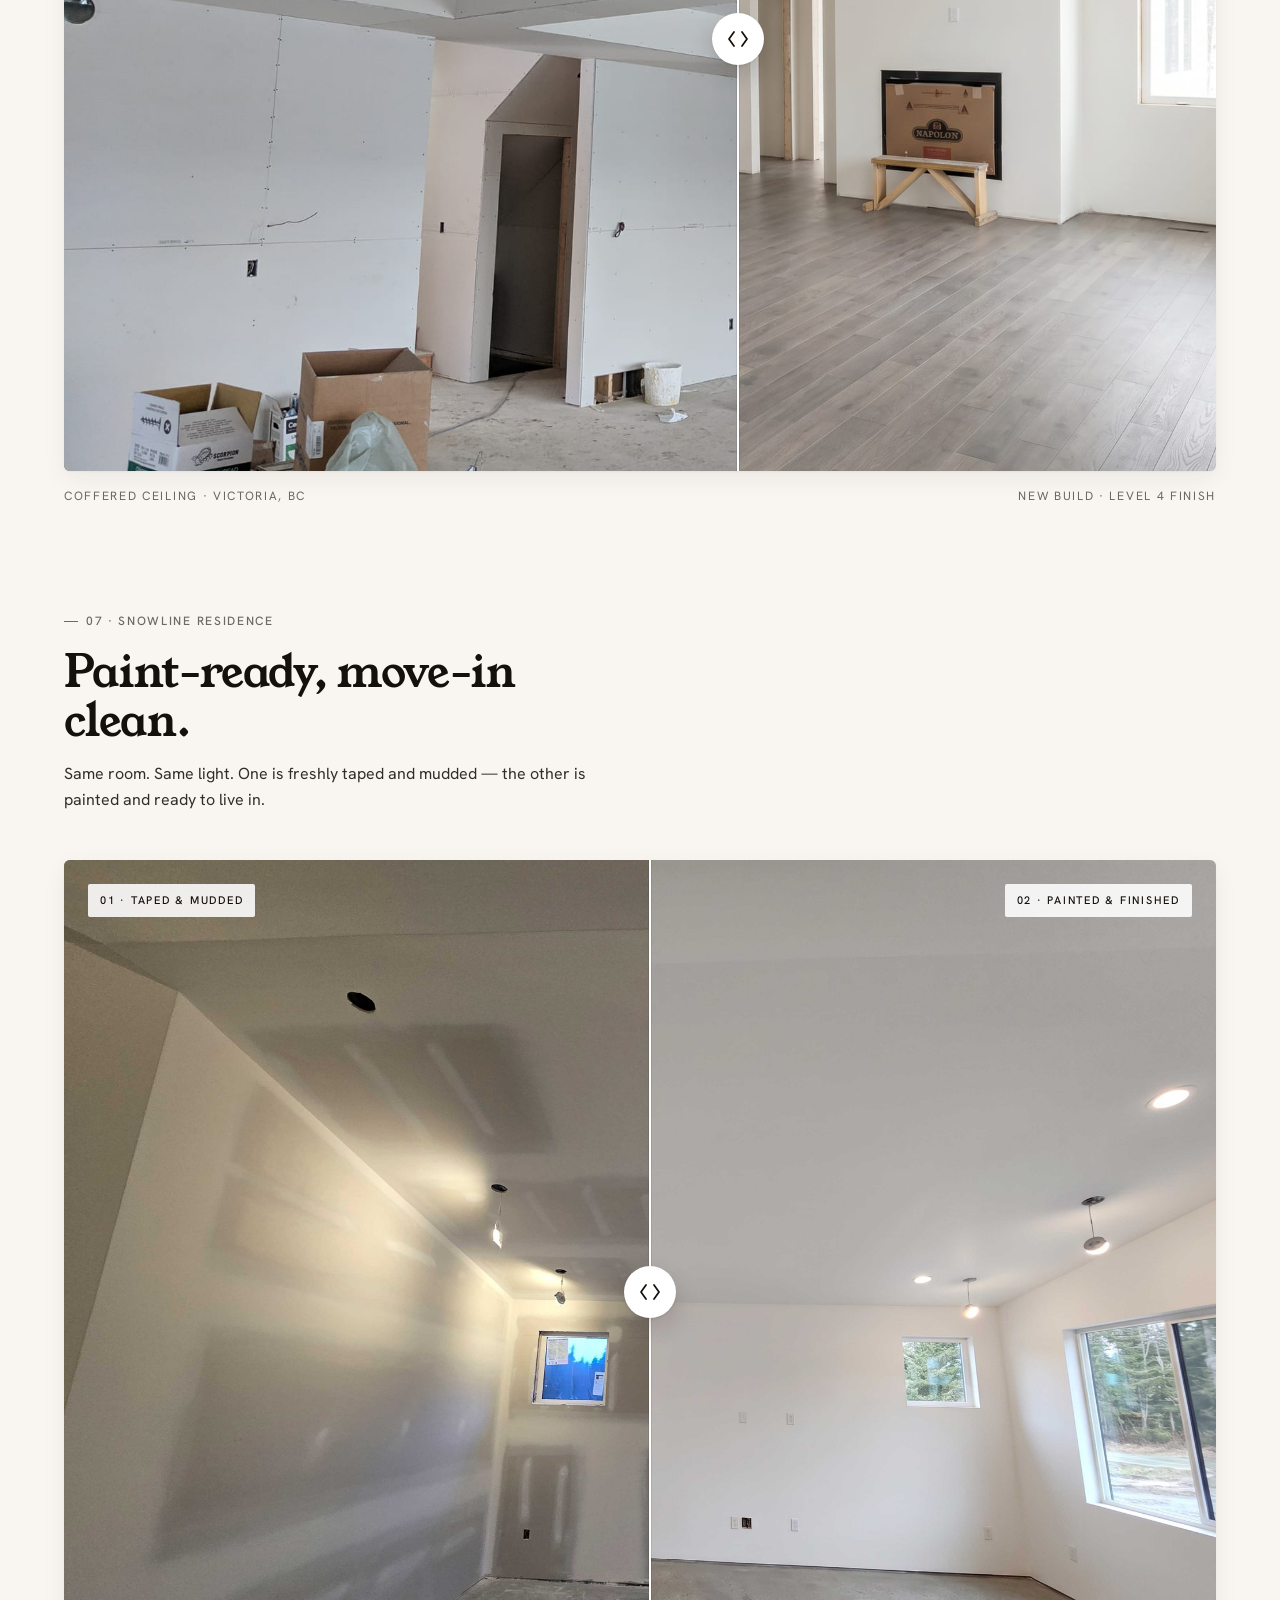
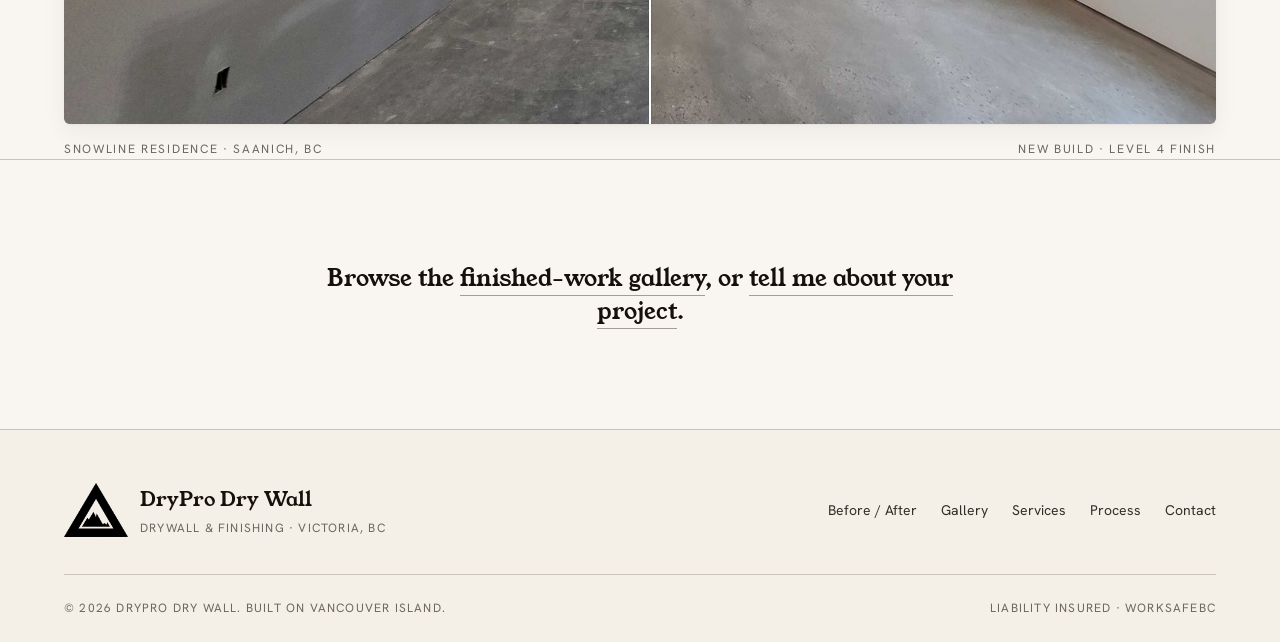
<file: before-after.html>
<!doctype html>
<html lang="en">
<head>
  <meta charset="utf-8" />
  <meta name="viewport" content="width=device-width, initial-scale=1" />
  <title>Before &amp; After — DryPro Dry Wall, Victoria, BC</title>
  <meta name="description" content="Before-and-after sliders of recent drywall transformations by DryPro Dry Wall across Victoria and Vancouver Island." />
  <meta name="theme-color" content="#f6f2ea" />
  <link rel="icon" href="assets/logo.png" type="image/png" />

  <meta property="og:title" content="Before & After — DryPro Dry Wall" />
  <meta property="og:description" content="Before-and-after drywall transformations across Victoria and Vancouver Island." />
  <meta property="og:image" content="assets/sliders/4way4.jpg" />
  <meta property="og:type" content="website" />

  <link rel="preconnect" href="https://fonts.googleapis.com" />
  <link rel="preconnect" href="https://fonts.gstatic.com" crossorigin />
  <link href="https://fonts.googleapis.com/css2?family=Young+Serif&family=Hanken+Grotesk:wght@300;400;500;600;700&display=swap" rel="stylesheet" />

  <link rel="stylesheet" href="styles.css" />
</head>
<body>

  <div class="grain" aria-hidden="true"></div>

  <header class="nav">
    <a href="/" class="nav__brand" aria-label="DryPro Dry Wall — home">
      <img src="assets/logo.png" alt="" class="nav__mark" />
      <span class="nav__wordmark">
        <span class="nav__name">DryPro</span>
        <span class="nav__sub">Dry Wall · Victoria, BC</span>
      </span>
    </a>
    <nav class="nav__links" aria-label="Primary">
      <a href="/before-after" aria-current="page" class="is-current">Before / After</a>
      <a href="/gallery">Gallery</a>
      <a href="/#services">Services</a>
      <a href="/#process">Process</a>
      <a href="/#contact" class="nav__cta">Get a quote</a>
    </nav>
  </header>

  <main id="top">

    <section class="page-head">
      <span class="eyebrow">Before &amp; After</span>
      <h1 class="page-title">Drag the handle. <em>Watch it disappear.</em></h1>
      <p class="page-lede">
        Seven rooms, photographed in the middle of the job and again at hand-off.
        Same space, days apart. Pair with the <a href="/gallery" class="link-ul">finished-work gallery</a>
        if you want to skip ahead to the after.
      </p>
    </section>

    <!-- SLIDER 01 · 4way -->
    <section class="ba-stack">
      <div class="ba-stack__head">
        <span class="eyebrow">01 &middot; Coffered ceiling build</span>
        <h2 class="ba-stack__title">From boarded frame to finished floor.</h2>
        <p class="ba-stack__note">Four-stage project photographed through hang, tape, mud and hand-off. Same room, same angle.</p>
      </div>
      <figure class="ba__frame" aria-label="Coffered ceiling build — before and after">
        <div class="ba__slider">
          <img src="assets/sliders/4way4.jpg" alt="Finished coffered-ceiling room with hardwood floor and clean white walls." class="ba__img ba__img--after" draggable="false" />
          <div class="ba__before" aria-hidden="true">
            <img src="assets/sliders/4way1.jpg" alt="" class="ba__img ba__img--before" draggable="false" />
          </div>
          <span class="ba__tag ba__tag--before">01 · Boarded &amp; ready</span>
          <span class="ba__tag ba__tag--after">04 · Finished &amp; floored</span>
          <div class="ba__handle" role="slider" aria-valuemin="0" aria-valuemax="100" aria-valuenow="50" aria-label="Reveal handle" tabindex="0">
            <div class="ba__handle-line"></div>
            <div class="ba__handle-grip">
              <svg width="22" height="22" viewBox="0 0 22 22" aria-hidden="true">
                <path d="M7 4 L2 11 L7 18 M15 4 L20 11 L15 18" stroke="currentColor" stroke-width="1.75" fill="none" stroke-linecap="round" stroke-linejoin="round"/>
              </svg>
            </div>
          </div>
        </div>
        <figcaption class="ba__cap">
          <span>Coffered ceiling &middot; Victoria, BC</span>
          <span>New build &middot; Level 4 finish</span>
        </figcaption>
      </figure>
      <div class="ba-stack__strip" aria-label="Intermediate stages">
        <figure><img src="assets/sliders/4way2.jpg" alt="Mid-taping: mud lines visible on the ceiling, tools on the floor." loading="lazy" /><figcaption>Stage 2 &middot; Taped</figcaption></figure>
        <figure><img src="assets/sliders/4way3.jpg" alt="Mud coats drying on ceiling and walls, ladder in place." loading="lazy" /><figcaption>Stage 3 &middot; Mudded</figcaption></figure>
      </div>
    </section>

    <!-- SLIDER 02 · mansion -->
    <section class="ba-stack">
      <div class="ba-stack__head">
        <span class="eyebrow">02 &middot; Arched-window room</span>
        <h2 class="ba-stack__title">Taped seams to a clean Level 4.</h2>
        <p class="ba-stack__note">Heritage arched window, long rooflines, and a ceiling with a lot of joints &mdash; all flat under the lamp.</p>
      </div>
      <figure class="ba__frame" aria-label="Arched-window room — before and after">
        <div class="ba__slider">
          <img src="assets/sliders/mansion2.jpg" alt="Finished hallway with arched window and recessed lighting." class="ba__img ba__img--after" draggable="false" />
          <div class="ba__before" aria-hidden="true">
            <img src="assets/sliders/mansion1.jpg" alt="" class="ba__img ba__img--before" draggable="false" />
          </div>
          <span class="ba__tag ba__tag--before">01 · Taped &amp; mudded</span>
          <span class="ba__tag ba__tag--after">02 · Finished</span>
          <div class="ba__handle" role="slider" aria-valuemin="0" aria-valuemax="100" aria-valuenow="50" aria-label="Reveal handle" tabindex="0">
            <div class="ba__handle-line"></div>
            <div class="ba__handle-grip">
              <svg width="22" height="22" viewBox="0 0 22 22" aria-hidden="true">
                <path d="M7 4 L2 11 L7 18 M15 4 L20 11 L15 18" stroke="currentColor" stroke-width="1.75" fill="none" stroke-linecap="round" stroke-linejoin="round"/>
              </svg>
            </div>
          </div>
        </div>
        <figcaption class="ba__cap">
          <span>Arched-window hall &middot; Rockland, BC</span>
          <span>Renovation &middot; Level 4 finish</span>
        </figcaption>
      </figure>
    </section>

    <!-- SLIDER 03 · standalone -->
    <section class="ba-stack">
      <div class="ba-stack__head">
        <span class="eyebrow">03 &middot; Commercial build-out</span>
        <h2 class="ba-stack__title">A pod of offices, handed off clean.</h2>
        <p class="ba-stack__note">Interior walls framed inside an industrial shell &mdash; crisp corners under the exposed ceiling.</p>
      </div>
      <figure class="ba__frame" aria-label="Commercial build-out — before and after">
        <div class="ba__slider">
          <img src="assets/sliders/standalone2.jpg" alt="Finished interior office pod inside a warehouse, clean white walls." class="ba__img ba__img--after" draggable="false" />
          <div class="ba__before" aria-hidden="true">
            <img src="assets/sliders/standalone1.jpg" alt="" class="ba__img ba__img--before" draggable="false" />
          </div>
          <span class="ba__tag ba__tag--before">01 · Mudded</span>
          <span class="ba__tag ba__tag--after">02 · Handed off</span>
          <div class="ba__handle" role="slider" aria-valuemin="0" aria-valuemax="100" aria-valuenow="50" aria-label="Reveal handle" tabindex="0">
            <div class="ba__handle-line"></div>
            <div class="ba__handle-grip">
              <svg width="22" height="22" viewBox="0 0 22 22" aria-hidden="true">
                <path d="M7 4 L2 11 L7 18 M15 4 L20 11 L15 18" stroke="currentColor" stroke-width="1.75" fill="none" stroke-linecap="round" stroke-linejoin="round"/>
              </svg>
            </div>
          </div>
        </div>
        <figcaption class="ba__cap">
          <span>Office pod &middot; Langford, BC</span>
          <span>Commercial &middot; Level 4 finish</span>
        </figcaption>
      </figure>
    </section>

    <!-- SLIDER 04 · vanhouse -->
    <section class="ba-stack">
      <div class="ba-stack__head">
        <span class="eyebrow">04 &middot; Fireplace room</span>
        <h2 class="ba-stack__title">High ceilings, long sight lines.</h2>
        <p class="ba-stack__note">Tall wall next to a double patio door &mdash; the kind of expanse where a small seam becomes a big problem.</p>
      </div>
      <figure class="ba__frame" aria-label="Fireplace room — before and after">
        <div class="ba__slider">
          <img src="assets/sliders/vanhouse-2.jpg" alt="Finished living area with fireplace, floor-to-ceiling windows and patio doors." class="ba__img ba__img--after" draggable="false" />
          <div class="ba__before" aria-hidden="true">
            <img src="assets/sliders/vanhouse-1.jpg" alt="" class="ba__img ba__img--before" draggable="false" />
          </div>
          <span class="ba__tag ba__tag--before">01 · Taped</span>
          <span class="ba__tag ba__tag--after">02 · Finished</span>
          <div class="ba__handle" role="slider" aria-valuemin="0" aria-valuemax="100" aria-valuenow="50" aria-label="Reveal handle" tabindex="0">
            <div class="ba__handle-line"></div>
            <div class="ba__handle-grip">
              <svg width="22" height="22" viewBox="0 0 22 22" aria-hidden="true">
                <path d="M7 4 L2 11 L7 18 M15 4 L20 11 L15 18" stroke="currentColor" stroke-width="1.75" fill="none" stroke-linecap="round" stroke-linejoin="round"/>
              </svg>
            </div>
          </div>
        </div>
        <figcaption class="ba__cap">
          <span>Fireplace room &middot; Fernwood, BC</span>
          <span>New build &middot; Level 4 finish</span>
        </figcaption>
      </figure>
    </section>

    <!-- SLIDER 05 · openvault -->
    <section class="ba-stack">
      <div class="ba-stack__head">
        <span class="eyebrow">05 &middot; Bright back room</span>
        <h2 class="ba-stack__title">Seams gone. Wall quiet.</h2>
        <p class="ba-stack__note">Tall south-facing window &mdash; unforgiving light. The kind of wall that needs a skim if the taping isn't perfect.</p>
      </div>
      <figure class="ba__frame" aria-label="Back room — before and after">
        <div class="ba__slider">
          <img src="assets/sliders/openvault2.jpg" alt="Finished back room with a tall window on the left and concrete floor." class="ba__img ba__img--after" draggable="false" />
          <div class="ba__before" aria-hidden="true">
            <img src="assets/sliders/openvault1.jpg" alt="" class="ba__img ba__img--before" draggable="false" />
          </div>
          <span class="ba__tag ba__tag--before">01 · Mid-finish</span>
          <span class="ba__tag ba__tag--after">02 · Handed off</span>
          <div class="ba__handle" role="slider" aria-valuemin="0" aria-valuemax="100" aria-valuenow="50" aria-label="Reveal handle" tabindex="0">
            <div class="ba__handle-line"></div>
            <div class="ba__handle-grip">
              <svg width="22" height="22" viewBox="0 0 22 22" aria-hidden="true">
                <path d="M7 4 L2 11 L7 18 M15 4 L20 11 L15 18" stroke="currentColor" stroke-width="1.75" fill="none" stroke-linecap="round" stroke-linejoin="round"/>
              </svg>
            </div>
          </div>
        </div>
        <figcaption class="ba__cap">
          <span>Back room &middot; Saanich, BC</span>
          <span>New build &middot; Level 4 finish</span>
        </figcaption>
      </figure>
    </section>

    <!-- SLIDER 06 · 4way (moved from home) -->
    <section class="ba-stack">
      <div class="ba-stack__head">
        <span class="eyebrow">06 &middot; Coffered ceiling, reveal</span>
        <h2 class="ba-stack__title">From boarded frame to finished floor.</h2>
        <p class="ba-stack__note">The same coffered-ceiling build as the opener, shown end-to-end &mdash; raw board on the left, hand-off on the right.</p>
      </div>
      <figure class="ba__frame" aria-label="Coffered ceiling — before and after">
        <div class="ba__slider">
          <img src="assets/sliders/4way4.jpg" alt="The same room at hand-off — finished coffered ceiling, hardwood floor, clean white walls." class="ba__img ba__img--after" draggable="false" />
          <div class="ba__before" aria-hidden="true">
            <img src="assets/sliders/4way1.jpg" alt="" class="ba__img ba__img--before" draggable="false" />
          </div>
          <span class="ba__tag ba__tag--before">01 · Boarded</span>
          <span class="ba__tag ba__tag--after">04 · Finished</span>
          <div class="ba__handle" role="slider" aria-valuemin="0" aria-valuemax="100" aria-valuenow="50" aria-label="Reveal handle" tabindex="0">
            <div class="ba__handle-line"></div>
            <div class="ba__handle-grip">
              <svg width="22" height="22" viewBox="0 0 22 22" aria-hidden="true">
                <path d="M7 4 L2 11 L7 18 M15 4 L20 11 L15 18" stroke="currentColor" stroke-width="1.75" fill="none" stroke-linecap="round" stroke-linejoin="round"/>
              </svg>
            </div>
          </div>
        </div>
        <figcaption class="ba__cap">
          <span>Coffered ceiling &middot; Victoria, BC</span>
          <span>New build &middot; Level 4 finish</span>
        </figcaption>
      </figure>
    </section>

    <!-- SLIDER 07 · snowline (existing home slider) -->
    <section class="ba-stack">
      <div class="ba-stack__head">
        <span class="eyebrow">07 &middot; Snowline residence</span>
        <h2 class="ba-stack__title">Paint-ready, move-in clean.</h2>
        <p class="ba-stack__note">Same room. Same light. One is freshly taped and mudded &mdash; the other is painted and ready to live in.</p>
      </div>
      <figure class="ba__frame" aria-label="Snowline residence — before and after">
        <div class="ba__slider">
          <img src="assets/painted.jpg" alt="Snowline residence after finishing and paint." class="ba__img ba__img--after" draggable="false" />
          <div class="ba__before" aria-hidden="true">
            <img src="assets/taped.jpg" alt="" class="ba__img ba__img--before" draggable="false" />
          </div>
          <span class="ba__tag ba__tag--before">01 · Taped &amp; mudded</span>
          <span class="ba__tag ba__tag--after">02 · Painted &amp; finished</span>
          <div class="ba__handle" role="slider" aria-valuemin="0" aria-valuemax="100" aria-valuenow="50" aria-label="Reveal handle" tabindex="0">
            <div class="ba__handle-line"></div>
            <div class="ba__handle-grip">
              <svg width="22" height="22" viewBox="0 0 22 22" aria-hidden="true">
                <path d="M7 4 L2 11 L7 18 M15 4 L20 11 L15 18" stroke="currentColor" stroke-width="1.75" fill="none" stroke-linecap="round" stroke-linejoin="round"/>
              </svg>
            </div>
          </div>
        </div>
        <figcaption class="ba__cap">
          <span>Snowline residence &middot; Saanich, BC</span>
          <span>New build &middot; Level 4 finish</span>
        </figcaption>
      </figure>
    </section>

    <section class="page-cta">
      <p>
        Browse the <a href="/gallery" class="link-ul">finished-work gallery</a>,
        or <a href="/#contact" class="link-ul">tell me about your project</a>.
      </p>
    </section>

  </main>

  <footer class="foot">
    <div class="foot__top">
      <div class="foot__brand">
        <img src="assets/logo.png" alt="" class="foot__mark" />
        <div>
          <p class="foot__name">DryPro Dry Wall</p>
          <p class="foot__sub">Drywall &amp; finishing · Victoria, BC</p>
        </div>
      </div>
      <div class="foot__links">
        <a href="/#work">Before / After</a>
        <a href="/gallery">Gallery</a>
        <a href="/#services">Services</a>
        <a href="/#process">Process</a>
        <a href="/#contact">Contact</a>
      </div>
    </div>
    <div class="foot__bottom">
      <span>&copy; <span id="year"></span> DryPro Dry Wall. Built on Vancouver Island.</span>
      <span>Liability insured · WorkSafeBC</span>
    </div>
  </footer>

  <script src="script.js" defer></script>
</body>
</html>
</file>
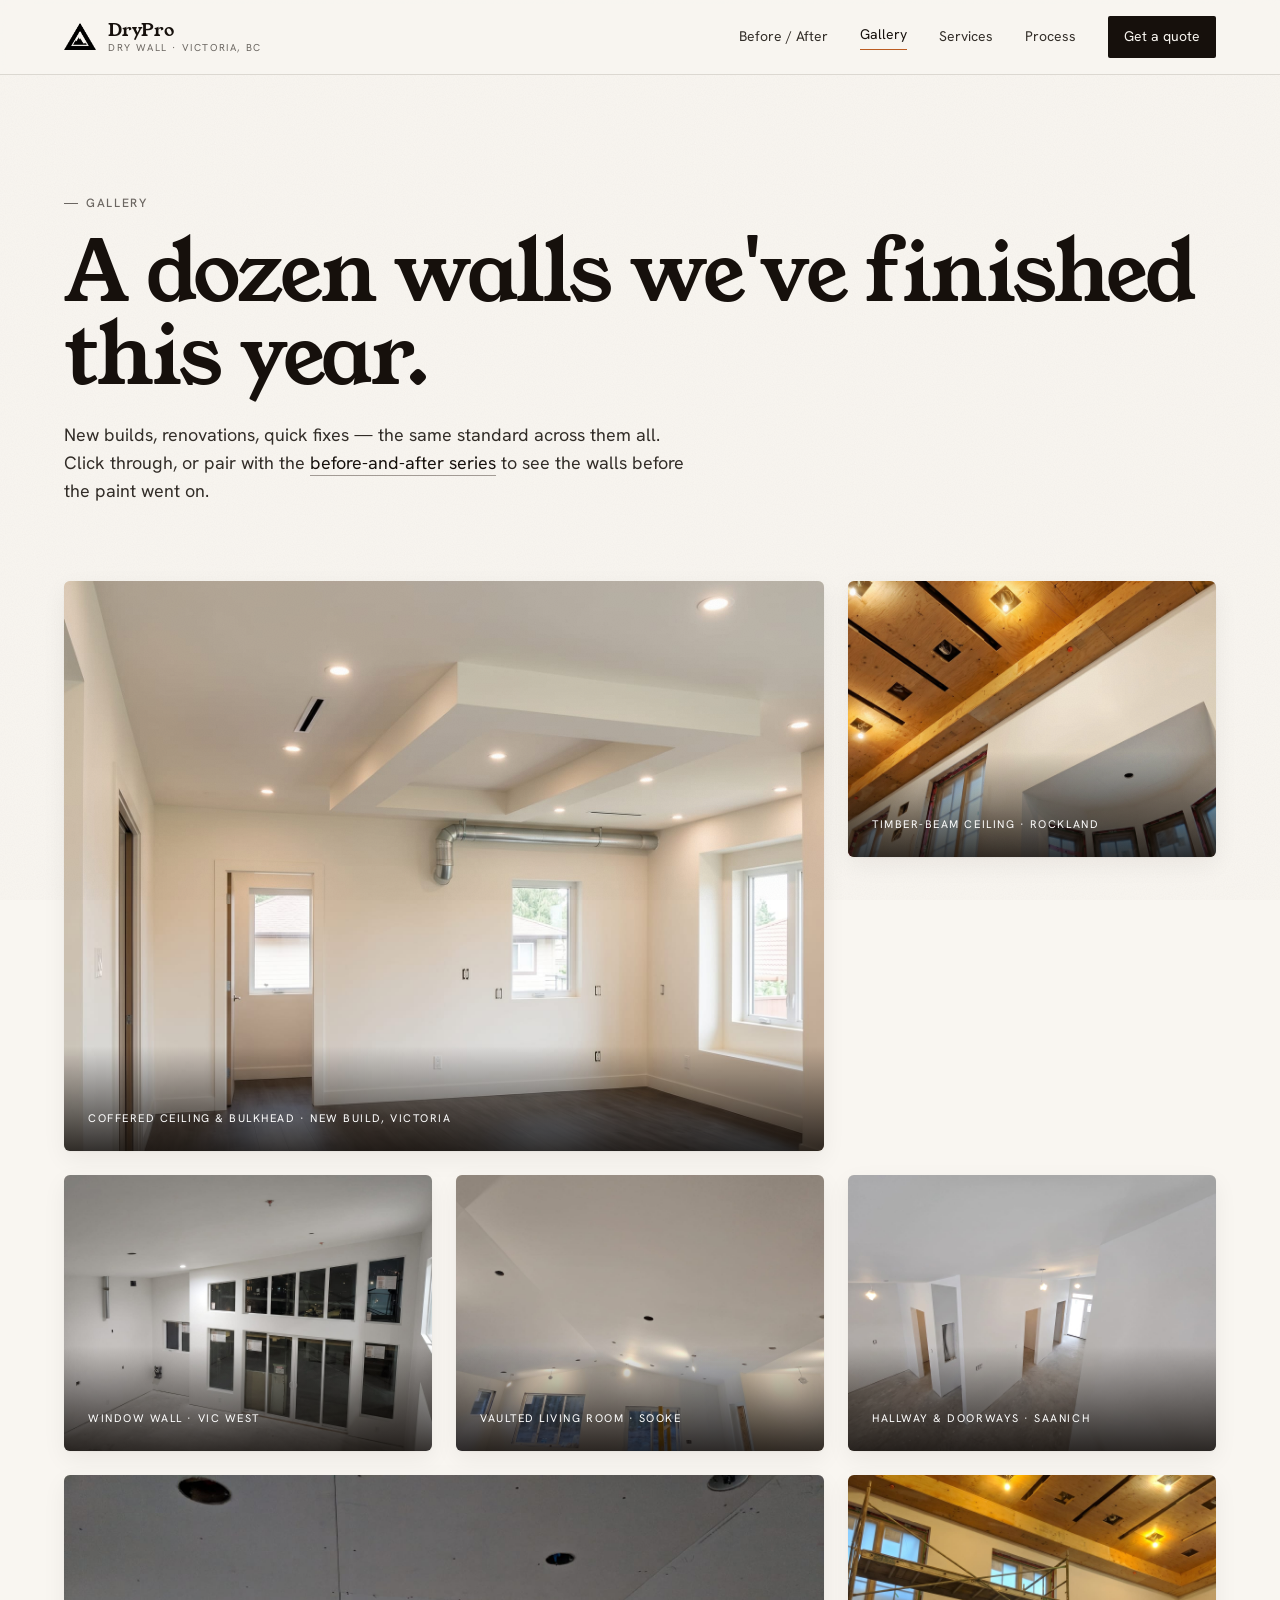
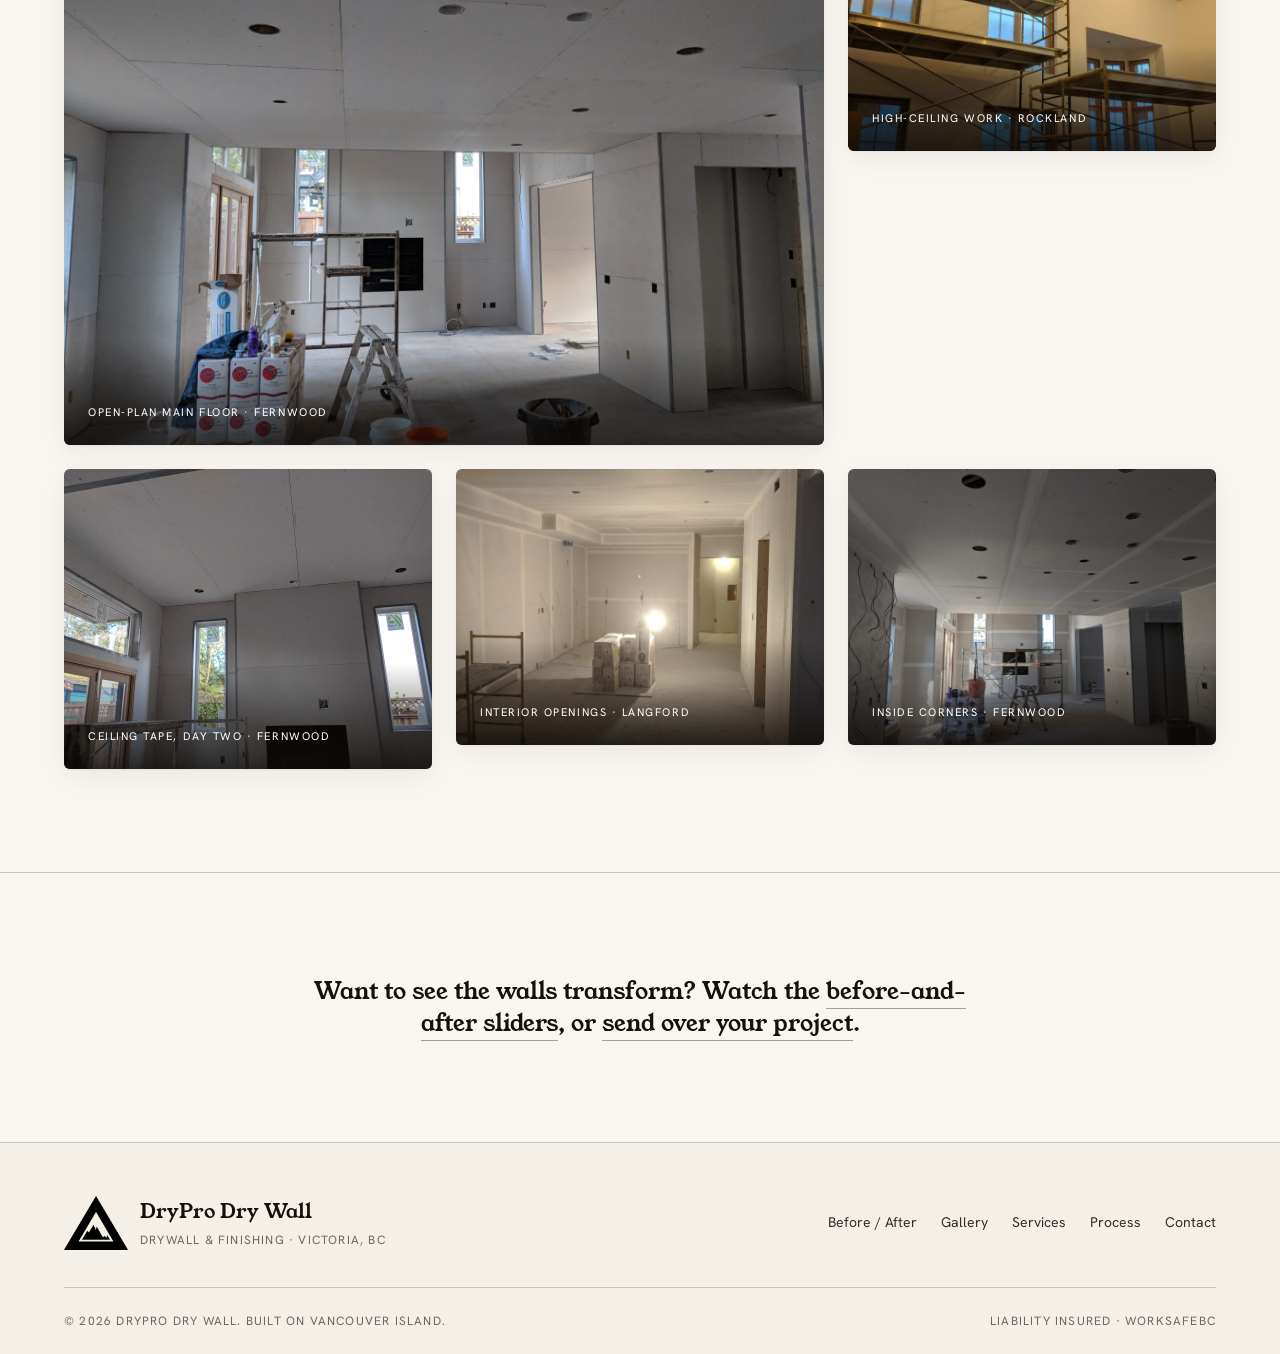
<file: gallery.html>
<!doctype html>
<html lang="en">
<head>
  <meta charset="utf-8" />
  <meta name="viewport" content="width=device-width, initial-scale=1" />
  <title>Gallery — DryPro Dry Wall, Victoria, BC</title>
  <meta name="description" content="Recent drywall, finishing and repair work by DryPro Dry Wall across Victoria and Vancouver Island." />
  <meta name="theme-color" content="#f6f2ea" />
  <link rel="icon" href="assets/logo.png" type="image/png" />

  <meta property="og:title" content="Gallery — DryPro Dry Wall" />
  <meta property="og:description" content="Recent drywall and finishing work across Victoria and Vancouver Island." />
  <meta property="og:image" content="assets/gallery/bulkhead2.jpg" />
  <meta property="og:type" content="website" />

  <link rel="preconnect" href="https://fonts.googleapis.com" />
  <link rel="preconnect" href="https://fonts.gstatic.com" crossorigin />
  <link href="https://fonts.googleapis.com/css2?family=Young+Serif&family=Hanken+Grotesk:wght@300;400;500;600;700&display=swap" rel="stylesheet" />

  <link rel="stylesheet" href="styles.css" />
</head>
<body>

  <div class="grain" aria-hidden="true"></div>

  <header class="nav">
    <a href="/" class="nav__brand" aria-label="DryPro Dry Wall — home">
      <img src="assets/logo.png" alt="" class="nav__mark" />
      <span class="nav__wordmark">
        <span class="nav__name">DryPro</span>
        <span class="nav__sub">Dry Wall · Victoria, BC</span>
      </span>
    </a>
    <nav class="nav__links" aria-label="Primary">
      <a href="/#work">Before / After</a>
      <a href="/gallery" aria-current="page" class="is-current">Gallery</a>
      <a href="/#services">Services</a>
      <a href="/#process">Process</a>
      <a href="/#contact" class="nav__cta">Get a quote</a>
    </nav>
  </header>

  <main id="top">

    <section class="page-head">
      <span class="eyebrow">Gallery</span>
      <h1 class="page-title">A dozen walls we've finished this year.</h1>
      <p class="page-lede">
        New builds, renovations, quick fixes &mdash; the same standard across them all.
        Click through, or pair with the <a href="/before-after" class="link-ul">before-and-after series</a>
        to see the walls before the paint went on.
      </p>
    </section>

    <section class="gallery" id="gallery">
      <figure class="gallery__tile gallery__tile--wide">
        <img src="assets/gallery/bulkhead2.jpg" alt="Finished room with coffered ceiling, pot lights and hardwood floor." loading="lazy" />
        <figcaption>Coffered ceiling &amp; bulkhead &middot; New build, Victoria</figcaption>
      </figure>

      <figure class="gallery__tile">
        <img src="assets/gallery/mansion3-5-2.jpg" alt="Exposed timber ceiling over finished walls, pot lights and bow window." loading="lazy" />
        <figcaption>Timber-beam ceiling &middot; Rockland</figcaption>
      </figure>

      <figure class="gallery__tile">
        <img src="assets/gallery/vault-1.jpg" alt="Finished room with a tall window wall and patio doors." loading="lazy" />
        <figcaption>Window wall &middot; Vic West</figcaption>
      </figure>

      <figure class="gallery__tile">
        <img src="assets/gallery/freepik-transform-this-interior-c-2835967167.jpg" alt="Vaulted ceiling with clean finished drywall and recessed lighting." loading="lazy" />
        <figcaption>Vaulted living room &middot; Sooke</figcaption>
      </figure>

      <figure class="gallery__tile gallery__tile--wide">
        <img src="assets/gallery/vanhouse.jpg" alt="Large open-plan room with finished walls, concrete floor prepped for install." loading="lazy" />
        <figcaption>Open-plan main floor &middot; Fernwood</figcaption>
      </figure>

      <figure class="gallery__tile">
        <img src="assets/gallery/freepik-ultrarealistic-photo-enha-2810646330.jpg" alt="Finished hallway with three doorways cut cleanly into the drywall." loading="lazy" />
        <figcaption>Hallway &amp; doorways &middot; Saanich</figcaption>
      </figure>

      <figure class="gallery__tile">
        <img src="assets/gallery/mansion3.jpg" alt="Scaffolding in place inside a double-height room with exposed timber ceiling." loading="lazy" />
        <figcaption>High-ceiling work &middot; Rockland</figcaption>
      </figure>

      <figure class="gallery__tile gallery__tile--tall">
        <img src="assets/gallery/vanhouse-2.jpg" alt="Ceiling being taped — seams and corner bead visible before the mud goes on." loading="lazy" />
        <figcaption>Ceiling tape, day two &middot; Fernwood</figcaption>
      </figure>

      <figure class="gallery__tile">
        <img src="assets/gallery/use-png.jpg" alt="Hallway with finished drywall and two new door openings." loading="lazy" />
        <figcaption>Interior openings &middot; Langford</figcaption>
      </figure>

      <figure class="gallery__tile">
        <img src="assets/gallery/vanhouse-3.jpg" alt="Corner taping underway, light streaming through the windows." loading="lazy" />
        <figcaption>Inside corners &middot; Fernwood</figcaption>
      </figure>

    </section>

    <section class="page-cta">
      <p>
        Want to see the walls transform? Watch the
        <a href="/before-after" class="link-ul">before-and-after sliders</a>,
        or <a href="/#contact" class="link-ul">send over your project</a>.
      </p>
    </section>

  </main>

  <footer class="foot">
    <div class="foot__top">
      <div class="foot__brand">
        <img src="assets/logo.png" alt="" class="foot__mark" />
        <div>
          <p class="foot__name">DryPro Dry Wall</p>
          <p class="foot__sub">Drywall &amp; finishing · Victoria, BC</p>
        </div>
      </div>
      <div class="foot__links">
        <a href="/#work">Before / After</a>
        <a href="/gallery">Gallery</a>
        <a href="/#services">Services</a>
        <a href="/#process">Process</a>
        <a href="/#contact">Contact</a>
      </div>
    </div>
    <div class="foot__bottom">
      <span>&copy; <span id="year"></span> DryPro Dry Wall. Built on Vancouver Island.</span>
      <span>Liability insured · WorkSafeBC</span>
    </div>
  </footer>

  <script src="script.js" defer></script>
</body>
</html>
</file>
<file: styles.css>
/* =========================================================
   DryPro Dry Wall — Pacific craft editorial
   Type: Young Serif (display) × Hanken Grotesk (body)
   ========================================================= */

:root {
  /* Palette — OKLCH, tinted neutrals toward warm ochre */
  --paper:        oklch(0.975 0.008 82);   /* warm white */
  --paper-2:      oklch(0.955 0.012 80);   /* slightly deeper */
  --cream:        oklch(0.93  0.018 78);   /* card / surface */
  --ink:          oklch(0.18  0.012 60);   /* body text */
  --ink-2:        oklch(0.30  0.012 60);   /* secondary text */
  --ink-3:        oklch(0.52  0.010 60);   /* tertiary */
  --line:         oklch(0.82  0.012 70);   /* hairlines */
  --line-2:       oklch(0.70  0.012 65);
  --clay:         oklch(0.58  0.14  48);   /* accent: burnt clay */
  --clay-deep:    oklch(0.44  0.12  40);
  --forest:       oklch(0.24  0.03 150);   /* dark band */

  /* Spacing — 4pt scale, semantic */
  --s-1: 4px;   --s-2: 8px;   --s-3: 12px;  --s-4: 16px;
  --s-5: 24px;  --s-6: 32px;  --s-7: 48px;  --s-8: 64px;
  --s-9: 96px;  --s-10: 128px; --s-11: 192px;

  /* Type */
  --ff-display: "Young Serif", "Playfair", Georgia, serif;
  --ff-body:    "Hanken Grotesk", ui-sans-serif, system-ui, -apple-system, "Segoe UI", sans-serif;

  /* Radius / shadow */
  --r-sm: 2px;
  --r-md: 6px;
  --shadow-soft: 0 1px 2px oklch(0.2 0.01 60 / 0.04), 0 8px 24px oklch(0.2 0.01 60 / 0.06);

  /* Motion */
  --ease-out: cubic-bezier(0.22, 1, 0.36, 1);
  --ease-quart: cubic-bezier(0.25, 1, 0.5, 1);

  /* Fluid page gutter */
  --gutter: clamp(20px, 5vw, 64px);
  --maxw:   1280px;
}

/* ===== Reset ===== */
*, *::before, *::after { box-sizing: border-box; }
html, body { margin: 0; padding: 0; }
html { scroll-behavior: smooth; -webkit-text-size-adjust: 100%; }
body {
  font-family: var(--ff-body);
  font-weight: 400;
  color: var(--ink);
  background: var(--paper);
  line-height: 1.55;
  -webkit-font-smoothing: antialiased;
  text-rendering: optimizeLegibility;
  font-feature-settings: "ss01", "ss02", "cv11";
  overflow-x: hidden;
}
img { display: block; max-width: 100%; height: auto; }
a { color: inherit; text-decoration: none; }
button { font: inherit; cursor: pointer; border: 0; background: none; color: inherit; }
ul, ol { list-style: none; margin: 0; padding: 0; }
h1, h2, h3, h4 { margin: 0; font-weight: 400; letter-spacing: -0.01em; }
p { margin: 0; }

/* ===== Subtle paper grain ===== */
.grain {
  position: fixed; inset: 0; z-index: 1;
  pointer-events: none;
  opacity: 0.06;
  mix-blend-mode: multiply;
  background-image: url("data:image/svg+xml;utf8,<svg xmlns='http://www.w3.org/2000/svg' width='160' height='160'><filter id='n'><feTurbulence type='fractalNoise' baseFrequency='0.9' numOctaves='2' stitchTiles='stitch'/><feColorMatrix values='0 0 0 0 0.1  0 0 0 0 0.08  0 0 0 0 0.05  0 0 0 0.6 0'/></filter><rect width='100%' height='100%' filter='url(%23n)'/></svg>");
}

/* ===== Shared ===== */
.eyebrow {
  display: inline-block;
  font-size: 12px;
  font-weight: 500;
  letter-spacing: 0.14em;
  text-transform: uppercase;
  color: var(--ink-3);
  padding-left: 22px;
  position: relative;
}
.eyebrow::before {
  content: "";
  position: absolute;
  left: 0; top: 50%;
  width: 14px; height: 1px;
  background: var(--ink-3);
}
.eyebrow--light { color: oklch(0.78 0.01 60); }
.eyebrow--light::before { background: oklch(0.78 0.01 60); }

.section-head { max-width: 760px; padding: 0 var(--gutter); margin: 0 auto; }
.section-head--split {
  max-width: var(--maxw);
  display: grid;
  gap: var(--s-6);
  grid-template-columns: 1fr;
}
@media (min-width: 860px) {
  .section-head--split { grid-template-columns: 1.2fr 1fr; align-items: end; }
}
.section-title {
  font-family: var(--ff-display);
  font-size: clamp(34px, 5.2vw, 60px);
  line-height: 1.02;
  letter-spacing: -0.02em;
  margin-top: var(--s-4);
}
.section-title em {
  font-style: italic;
  color: var(--clay);
  font-family: var(--ff-display);
}
.section-lede {
  color: var(--ink-2);
  font-size: clamp(16px, 1.3vw, 19px);
  max-width: 62ch;
  margin-top: var(--s-5);
  line-height: 1.6;
}

/* ===== Buttons ===== */
.btn {
  display: inline-flex;
  align-items: center;
  gap: var(--s-2);
  padding: 16px 22px;
  font-weight: 500;
  font-size: 15px;
  letter-spacing: 0.01em;
  border-radius: var(--r-sm);
  transition: transform 0.3s var(--ease-out), background 0.3s var(--ease-out), color 0.3s var(--ease-out), box-shadow 0.3s var(--ease-out);
  will-change: transform;
}
.btn--primary {
  background: var(--ink);
  color: var(--paper);
}
.btn--primary:hover {
  background: var(--clay-deep);
  transform: translateY(-1px);
  box-shadow: 0 8px 24px oklch(0.44 0.12 40 / 0.25);
}
.btn--ghost {
  background: transparent;
  color: var(--ink);
  border: 1px solid var(--line-2);
  padding: 14px 20px;
  flex-direction: column;
  align-items: flex-start;
  gap: 2px;
  line-height: 1.2;
}
.btn--ghost .btn__label { font-size: 11px; letter-spacing: 0.12em; text-transform: uppercase; color: var(--ink-3); }
.btn--ghost .btn__value { font-size: 16px; font-weight: 500; }
.btn--ghost:hover { border-color: var(--ink); }
.btn--wide { justify-content: center; padding: 18px 28px; font-size: 16px; }

/* ===== Nav ===== */
.nav {
  position: sticky; top: 0; z-index: 10;
  display: flex; justify-content: space-between; align-items: center;
  padding: var(--s-4) var(--gutter);
  backdrop-filter: blur(14px) saturate(140%);
  -webkit-backdrop-filter: blur(14px) saturate(140%);
  background: oklch(0.975 0.008 82 / 0.72);
  border-bottom: 1px solid oklch(0.82 0.012 70 / 0.6);
}
.nav__brand { display: inline-flex; align-items: center; gap: var(--s-3); }
.nav__mark { width: 32px; height: 32px; object-fit: contain; }
.nav__wordmark { display: flex; flex-direction: column; line-height: 1; }
.nav__name {
  font-family: var(--ff-display);
  font-size: 18px;
  letter-spacing: -0.01em;
}
.nav__sub {
  font-size: 10px;
  letter-spacing: 0.16em;
  text-transform: uppercase;
  color: var(--ink-3);
  margin-top: 4px;
}
.nav__links {
  display: none;
  gap: var(--s-6);
  align-items: center;
  font-size: 14px;
}
.nav__links a { color: var(--ink-2); transition: color 0.2s; }
.nav__links a:hover { color: var(--ink); }
.nav__cta {
  background: var(--ink);
  color: var(--paper) !important;
  padding: 10px 16px;
  border-radius: var(--r-sm);
  transition: background 0.3s var(--ease-out);
}
.nav__cta:hover { background: var(--clay-deep); color: var(--paper) !important; }
@media (min-width: 860px) { .nav__links { display: inline-flex; } }

/* ===== HERO ===== */
.hero {
  position: relative;
  isolation: isolate;
  max-width: var(--maxw);
  margin: 0;
  padding-top: clamp(60px, 9vw, 140px);
  padding-right: var(--gutter);
  padding-bottom: clamp(48px, 7vw, 100px);
  padding-left: clamp(20px, 4vw, 96px);
  display: grid;
  grid-template-columns: 1fr;
  gap: var(--s-7);
}

/* Hero background — freshly taped-and-mudded room, warm white wash for legibility */
.hero::before {
  content: "";
  position: absolute;
  top: 0; bottom: 0;
  left: 50%;
  transform: translateX(-50%);
  width: 100vw;
  z-index: -1;
  background:
    /* text-side lightener: brightens the area behind the title/lede */
    radial-gradient(ellipse 95% 80% at 18% 35%,
      oklch(0.99 0.008 82 / 0.68) 0%,
      oklch(0.97 0.01 80 / 0.35) 40%,
      oklch(0.95 0.012 78 / 0.08) 75%,
      transparent 100%),
    /* overall warm wash */
    linear-gradient(180deg,
      oklch(0.96 0.012 80 / 0.25) 0%,
      oklch(0.93 0.015 75 / 0.25) 100%),
    /* the photo */
    url("assets/hero-drywall.jpg") center 38% / cover no-repeat;
  pointer-events: none;
}

/* Soft fade where the hero meets the next section */
.hero::after {
  content: "";
  position: absolute;
  left: 50%;
  bottom: 0;
  transform: translateX(-50%);
  width: 100vw;
  height: 160px;
  z-index: -1;
  background: linear-gradient(to bottom, transparent 0%, var(--paper) 88%);
  pointer-events: none;
}
.hero__meta { display: flex; justify-content: space-between; align-items: center; }
.hero__title {
  font-family: var(--ff-display);
  font-size: clamp(64px, 13vw, 188px);
  line-height: 0.9;
  letter-spacing: -0.035em;
  color: var(--ink);
  display: flex;
  flex-direction: column;
}
.hero__line { display: block; }
.hero__line--mid { padding-left: clamp(20px, 6vw, 120px); color: var(--ink-2); }
.hero__line--accent {
  color: var(--clay);
  font-style: italic;
  padding-left: clamp(40px, 12vw, 240px);
}
.hero__lede {
  font-size: clamp(17px, 1.4vw, 22px);
  max-width: 54ch;
  color: var(--ink-2);
  line-height: 1.5;
}
.hero__actions {
  display: flex;
  flex-wrap: wrap;
  gap: var(--s-4);
  align-items: stretch;
}
.hero__stats {
  display: grid;
  grid-template-columns: repeat(3, 1fr);
  gap: var(--s-4);
  border-top: 1px solid var(--line);
  padding-top: var(--s-6);
  margin-top: var(--s-3);
}
.stat { display: flex; flex-direction: column; gap: 6px; }
.stat__num {
  font-family: var(--ff-display);
  font-size: clamp(26px, 3.2vw, 40px);
  line-height: 1;
  letter-spacing: -0.02em;
}
.stat__label {
  font-size: 12px;
  letter-spacing: 0.12em;
  text-transform: uppercase;
  color: var(--ink-3);
}

/* ===== BEFORE / AFTER ===== */
.ba {
  padding: clamp(40px, 6vw, 80px) 0;
  background: var(--paper);
}
.ba .section-head { text-align: left; padding-bottom: var(--s-7); }
.ba__frame {
  margin: 0 var(--gutter);
  max-width: var(--maxw);
  position: relative;
}
@media (min-width: 1280px) {
  .ba__frame { margin-left: auto; margin-right: auto; }
}
.ba__slider {
  position: relative;
  width: 100%;
  aspect-ratio: 4 / 3;
  overflow: hidden;
  border-radius: var(--r-md);
  user-select: none;
  cursor: ew-resize;
  background: var(--cream);
  box-shadow: var(--shadow-soft);
}
.ba__img {
  position: absolute;
  inset: 0;
  width: 100%;
  height: 100%;
  object-fit: cover;
  -webkit-user-drag: none;
}
.ba__before {
  position: absolute;
  inset: 0;
  width: 50%;
  overflow: hidden;
  will-change: width;
}
.ba__before .ba__img {
  width: 100vw;
  max-width: var(--maxw);
  height: 100%;
}
.ba__tag {
  position: absolute;
  top: var(--s-5);
  font-size: 11px;
  letter-spacing: 0.16em;
  text-transform: uppercase;
  font-weight: 500;
  padding: 8px 12px;
  background: oklch(1 0 0 / 0.88);
  color: var(--ink);
  backdrop-filter: blur(8px);
  border-radius: var(--r-sm);
  z-index: 2;
  pointer-events: none;
}
.ba__tag--before { left: var(--s-5); }
.ba__tag--after  { right: var(--s-5); }
.ba__handle {
  position: absolute;
  top: 0; bottom: 0;
  left: 50%;
  width: 2px;
  transform: translateX(-50%);
  z-index: 3;
  outline: none;
}
.ba__handle-line {
  position: absolute; inset: 0;
  background: oklch(1 0 0);
  box-shadow: 0 0 0 1px oklch(0.2 0.01 60 / 0.08);
}
.ba__handle-grip {
  position: absolute;
  top: 50%;
  left: 50%;
  transform: translate(-50%, -50%);
  width: 52px; height: 52px;
  background: oklch(1 0 0);
  color: var(--ink);
  border-radius: 50%;
  display: flex;
  align-items: center;
  justify-content: center;
  box-shadow: 0 1px 2px oklch(0.2 0.01 60 / 0.1), 0 10px 24px oklch(0.2 0.01 60 / 0.18);
  cursor: ew-resize;
  transition: transform 0.3s var(--ease-out);
}
.ba__handle:hover .ba__handle-grip { transform: translate(-50%, -50%) scale(1.08); }
.ba__handle:focus-visible .ba__handle-grip { box-shadow: 0 0 0 3px var(--clay); }
.ba__cap {
  display: flex;
  justify-content: space-between;
  padding-top: var(--s-4);
  font-size: 12px;
  letter-spacing: 0.14em;
  text-transform: uppercase;
  color: var(--ink-3);
}

/* ===== SERVICES ===== */
.services {
  padding: clamp(80px, 10vw, 160px) var(--gutter);
  max-width: var(--maxw);
  margin: 0 auto;
}
.services .section-head--split { padding: 0; max-width: none; }
.services__grid {
  display: grid;
  grid-template-columns: repeat(auto-fit, minmax(260px, 1fr));
  gap: 1px;
  background: var(--line);
  border: 1px solid var(--line);
  margin-top: var(--s-8);
}
.svc {
  background: var(--paper);
  padding: var(--s-6) var(--s-5);
  display: flex;
  flex-direction: column;
  gap: var(--s-4);
  min-height: 240px;
  transition: background 0.35s var(--ease-out);
}
.svc:hover { background: var(--cream); }
.svc__num {
  font-family: var(--ff-display);
  font-size: 14px;
  color: var(--clay);
  letter-spacing: 0.1em;
}
.svc__title {
  font-family: var(--ff-display);
  font-size: 28px;
  line-height: 1.1;
}
.svc__copy {
  color: var(--ink-2);
  font-size: 15px;
  line-height: 1.6;
  margin-top: auto;
}

/* ===== PROCESS ===== */
.process {
  padding: clamp(80px, 10vw, 160px) var(--gutter);
  max-width: var(--maxw);
  margin: 0 auto;
}
.process__list {
  display: grid;
  grid-template-columns: repeat(auto-fit, minmax(220px, 1fr));
  gap: var(--s-6);
  margin-top: var(--s-8);
  counter-reset: step;
}
.step {
  display: flex;
  flex-direction: column;
  gap: var(--s-3);
  padding-top: var(--s-5);
  border-top: 1px solid var(--ink);
}
.step__num {
  font-family: var(--ff-display);
  font-size: 13px;
  letter-spacing: 0.1em;
  color: var(--ink-3);
}
.step__title {
  font-family: var(--ff-display);
  font-size: clamp(24px, 2.4vw, 32px);
  line-height: 1.1;
  margin-top: var(--s-2);
}
.step__copy {
  color: var(--ink-2);
  font-size: 15px;
  line-height: 1.6;
  margin-top: var(--s-2);
}

/* ===== WHY (dark band) ===== */
.why {
  background: var(--forest);
  color: oklch(0.92 0.01 70);
  padding: clamp(80px, 10vw, 140px) var(--gutter);
  position: relative;
  overflow: hidden;
}
.why::before {
  /* mountain motif watermark — oversized logo */
  content: "";
  position: absolute;
  inset: auto -10% -30% auto;
  width: 60%;
  aspect-ratio: 1 / 1;
  background-image: url("assets/logo.png");
  background-repeat: no-repeat;
  background-position: right bottom;
  background-size: contain;
  opacity: 0.04;
  filter: invert(1);
  pointer-events: none;
}
.why__inner { max-width: var(--maxw); margin: 0 auto; position: relative; }
.why__title {
  font-family: var(--ff-display);
  font-size: clamp(28px, 3.6vw, 46px);
  line-height: 1.15;
  letter-spacing: -0.015em;
  max-width: 28ch;
  margin-top: var(--s-5);
  color: oklch(0.96 0.008 70);
}
.why__grid {
  display: grid;
  grid-template-columns: repeat(auto-fit, minmax(220px, 1fr));
  gap: var(--s-6);
  margin-top: var(--s-8);
}
.why__item {
  padding-top: var(--s-4);
  border-top: 1px solid oklch(0.5 0.02 150 / 0.5);
}
.why__dot {
  display: inline-block;
  width: 6px; height: 6px;
  border-radius: 50%;
  background: var(--clay);
  margin-bottom: var(--s-4);
}
.why__item h3 {
  font-family: var(--ff-display);
  font-size: 22px;
  line-height: 1.2;
}
.why__item p {
  color: oklch(0.78 0.01 70);
  font-size: 15px;
  line-height: 1.6;
  margin-top: var(--s-2);
}

/* ===== ABOUT ===== */
.about {
  padding: clamp(80px, 10vw, 160px) var(--gutter);
  max-width: var(--maxw);
  margin: 0 auto;
  display: grid;
  grid-template-columns: 1fr;
  gap: var(--s-8);
}
@media (min-width: 900px) {
  .about { grid-template-columns: 1fr 1fr; gap: var(--s-9); align-items: center; }
}
.about__media { position: relative; }
.about__media img {
  width: 100%;
  aspect-ratio: 4 / 5;
  object-fit: cover;
  border-radius: var(--r-md);
}
.about__caption {
  display: block;
  margin-top: var(--s-3);
  font-size: 12px;
  letter-spacing: 0.14em;
  text-transform: uppercase;
  color: var(--ink-3);
}
.about__title {
  font-family: var(--ff-display);
  font-size: clamp(30px, 3.6vw, 48px);
  line-height: 1.1;
  letter-spacing: -0.015em;
  margin-top: var(--s-4);
}
.about__copy p {
  color: var(--ink-2);
  font-size: 16px;
  line-height: 1.7;
  margin-top: var(--s-5);
  max-width: 60ch;
}
.about__sign {
  font-family: var(--ff-display);
  font-style: italic;
  font-size: 18px;
  color: var(--ink);
  margin-top: var(--s-5);
}

/* ===== QUOTES ===== */
.quotes {
  padding: clamp(80px, 10vw, 140px) var(--gutter);
  max-width: var(--maxw);
  margin: 0 auto;
}
.quotes__grid {
  display: grid;
  grid-template-columns: repeat(auto-fit, minmax(280px, 1fr));
  gap: var(--s-6);
  margin-top: var(--s-8);
}
.quote {
  padding: var(--s-6);
  background: var(--cream);
  border-radius: var(--r-md);
  display: flex;
  flex-direction: column;
  gap: var(--s-5);
  position: relative;
  margin: 0;
}
.quote::before {
  content: "\201C";
  position: absolute;
  top: 8px; left: 18px;
  font-family: var(--ff-display);
  font-size: 60px;
  line-height: 1;
  color: var(--clay);
  opacity: 0.4;
}
.quote blockquote { margin: 0; padding-top: var(--s-4); }
.quote blockquote p {
  font-family: var(--ff-display);
  font-size: 18px;
  line-height: 1.45;
  color: var(--ink);
}
.quote figcaption {
  display: flex;
  flex-direction: column;
  gap: 2px;
  padding-top: var(--s-4);
  border-top: 1px solid var(--line);
  margin-top: auto;
}
.quote__name { font-size: 14px; font-weight: 500; }
.quote__role { font-size: 12px; letter-spacing: 0.1em; text-transform: uppercase; color: var(--ink-3); }

/* ===== FAQ ===== */
.faq {
  padding: clamp(80px, 10vw, 140px) var(--gutter);
  max-width: var(--maxw);
  margin: 0 auto;
}
.faq__list {
  margin-top: var(--s-8);
  border-top: 1px solid var(--line);
}
.faq__item { border-bottom: 1px solid var(--line); }
.faq__item summary {
  list-style: none;
  cursor: pointer;
  padding: var(--s-5) 0;
  display: flex;
  justify-content: space-between;
  align-items: center;
  gap: var(--s-4);
  font-family: var(--ff-display);
  font-size: clamp(20px, 2vw, 26px);
  line-height: 1.25;
  transition: color 0.2s;
}
.faq__item summary::-webkit-details-marker { display: none; }
.faq__item summary:hover { color: var(--clay-deep); }
.faq__plus {
  position: relative;
  width: 16px; height: 16px;
  flex-shrink: 0;
}
.faq__plus::before, .faq__plus::after {
  content: "";
  position: absolute;
  background: currentColor;
  transition: transform 0.3s var(--ease-out);
}
.faq__plus::before { top: 50%; left: 0; right: 0; height: 1px; transform: translateY(-0.5px); }
.faq__plus::after  { left: 50%; top: 0; bottom: 0; width: 1px; transform: translateX(-0.5px); }
.faq__item details[open] .faq__plus::after { transform: translateX(-0.5px) rotate(90deg); }
.faq__body {
  padding: 0 0 var(--s-6);
  max-width: 70ch;
}
.faq__body p { color: var(--ink-2); font-size: 16px; line-height: 1.65; }

/* ===== CONTACT ===== */
.contact {
  background: var(--forest);
  color: oklch(0.92 0.01 70);
  padding: clamp(80px, 10vw, 160px) var(--gutter);
  display: grid;
  grid-template-columns: 1fr;
  gap: var(--s-9);
}
@media (min-width: 960px) {
  .contact { grid-template-columns: 1fr 1fr; gap: var(--s-10); }
}
.contact__title {
  font-family: var(--ff-display);
  font-size: clamp(34px, 4.4vw, 60px);
  line-height: 1.02;
  letter-spacing: -0.02em;
  color: oklch(0.96 0.008 70);
  margin-top: var(--s-4);
}
.contact__lede {
  color: oklch(0.78 0.01 70);
  font-size: 17px;
  line-height: 1.6;
  margin-top: var(--s-5);
  max-width: 54ch;
}
.contact__lines {
  margin-top: var(--s-7);
  display: grid;
  gap: var(--s-4);
}
.contact__line {
  display: flex;
  flex-direction: column;
  gap: 4px;
  padding: var(--s-4) 0;
  border-top: 1px solid oklch(0.5 0.02 150 / 0.5);
  transition: color 0.2s;
}
a.contact__line:hover { color: var(--clay); }
.contact__label { font-size: 11px; letter-spacing: 0.16em; text-transform: uppercase; color: oklch(0.65 0.02 70); }
.contact__value {
  font-family: var(--ff-display);
  font-size: 22px;
  letter-spacing: -0.005em;
}

/* Form */
.form {
  display: flex;
  flex-direction: column;
  gap: var(--s-4);
}
.form__row { display: grid; grid-template-columns: 1fr; gap: var(--s-4); }
@media (min-width: 560px) { .form__row { grid-template-columns: 1fr 1fr; } }
.field { display: flex; flex-direction: column; gap: var(--s-2); }
.field__label {
  font-size: 11px;
  letter-spacing: 0.16em;
  text-transform: uppercase;
  color: oklch(0.72 0.02 70);
}
.field input, .field textarea {
  font: inherit;
  color: oklch(0.96 0.008 70);
  background: transparent;
  border: 0;
  border-bottom: 1px solid oklch(0.5 0.02 150 / 0.6);
  padding: var(--s-3) 0;
  font-size: 16px;
  transition: border-color 0.25s var(--ease-out);
  resize: vertical;
  font-family: inherit;
}
.field input:focus, .field textarea:focus {
  outline: none;
  border-bottom-color: var(--clay);
}
.field input::placeholder, .field textarea::placeholder { color: oklch(0.55 0.02 70); }
.form__foot {
  margin-top: var(--s-5);
  display: flex;
  flex-direction: column;
  gap: var(--s-4);
}
@media (min-width: 560px) {
  .form__foot { flex-direction: row; align-items: center; justify-content: space-between; }
}
.form__fine {
  font-size: 12px;
  color: oklch(0.68 0.02 70);
  letter-spacing: 0.02em;
}
.form__thanks {
  font-family: var(--ff-display);
  font-size: 18px;
  color: var(--clay);
  padding: var(--s-5) 0;
}

/* ===== FOOTER ===== */
.foot {
  padding: var(--s-7) var(--gutter) var(--s-5);
  background: var(--paper-2);
  border-top: 1px solid var(--line);
  display: flex;
  flex-direction: column;
  gap: var(--s-6);
}
.foot__top {
  display: flex;
  justify-content: space-between;
  align-items: center;
  gap: var(--s-5);
  flex-wrap: wrap;
}
.foot__brand { display: flex; align-items: center; gap: var(--s-3); }
.foot__mark { width: 64px; height: 64px; object-fit: contain; }
.foot__name { font-family: var(--ff-display); font-size: 20px; }
.foot__sub  { font-size: 12px; letter-spacing: 0.1em; text-transform: uppercase; color: var(--ink-3); margin-top: 4px; }
.foot__links {
  display: flex;
  gap: var(--s-5);
  font-size: 14px;
  flex-wrap: wrap;
}
.foot__links a { color: var(--ink-2); transition: color 0.2s; }
.foot__links a:hover { color: var(--clay-deep); }
.foot__bottom {
  display: flex;
  justify-content: space-between;
  font-size: 12px;
  letter-spacing: 0.1em;
  text-transform: uppercase;
  color: var(--ink-3);
  padding-top: var(--s-5);
  border-top: 1px solid var(--line);
  flex-wrap: wrap;
  gap: var(--s-3);
}

/* ===== Entrance animations ===== */
@media (prefers-reduced-motion: no-preference) {
  .reveal {
    opacity: 0;
    transform: translateY(16px);
    transition: opacity 0.9s var(--ease-quart), transform 0.9s var(--ease-quart);
  }
  .reveal.is-visible {
    opacity: 1;
    transform: translateY(0);
  }
  .hero__line {
    animation: heroIn 0.9s var(--ease-quart) both;
  }
  .hero__line:nth-child(1) { animation-delay: 0.1s; }
  .hero__line:nth-child(2) { animation-delay: 0.22s; }
  .hero__line:nth-child(3) { animation-delay: 0.34s; }
}
@keyframes heroIn {
  from { opacity: 0; transform: translateY(18px); }
  to   { opacity: 1; transform: translateY(0); }
}

/* ===== Reduced motion ===== */
@media (prefers-reduced-motion: reduce) {
  *, *::before, *::after {
    animation-duration: 0.001ms !important;
    transition-duration: 0.001ms !important;
  }
}

/* ===== Focus styles ===== */
:focus-visible {
  outline: 2px solid var(--clay);
  outline-offset: 3px;
  border-radius: 2px;
}

/* ===== Shared link (editorial underline) ===== */
.link-ul {
  color: var(--ink);
  border-bottom: 1px solid var(--line-2);
  padding-bottom: 1px;
  transition: color 0.2s, border-color 0.2s;
}
.link-ul:hover { color: var(--clay-deep); border-bottom-color: var(--clay); }
.why .link-ul, .contact .link-ul { color: oklch(0.96 0.008 70); border-bottom-color: oklch(0.5 0.02 150 / 0.6); }
.why .link-ul:hover, .contact .link-ul:hover { color: var(--clay); border-bottom-color: var(--clay); }

/* Nav current-page indicator */
.nav__links a.is-current { color: var(--ink); }
.nav__links a.is-current::after {
  content: "";
  display: block;
  height: 1px;
  background: var(--clay);
  margin-top: 4px;
}

/* ===== Home: second before/after slider + "see more" link ===== */
.ba__frame--second { margin-top: var(--s-8); }
.ba__more {
  text-align: right;
  margin: var(--s-6) var(--gutter) 0;
  max-width: var(--maxw);
  font-size: 14px;
  letter-spacing: 0.02em;
}
@media (min-width: 1280px) { .ba__more { margin-left: auto; margin-right: auto; } }

/* ===== Home: Recent Work preview ===== */
.recent {
  padding: clamp(80px, 10vw, 160px) var(--gutter);
  max-width: var(--maxw);
  margin: 0 auto;
}
.recent .section-head--split { padding: 0; max-width: none; }
.recent__grid {
  display: grid;
  grid-template-columns: 1fr;
  grid-auto-rows: minmax(260px, auto);
  gap: var(--s-4);
  margin-top: var(--s-8);
}
@media (min-width: 720px) {
  .recent__grid {
    grid-template-columns: repeat(3, 1fr);
    grid-auto-rows: minmax(300px, 1fr);
  }
  .recent__tile--wide { grid-column: span 3; grid-row: span 1; }
}
@media (min-width: 1100px) {
  .recent__grid {
    grid-template-columns: repeat(4, 1fr);
    grid-template-rows: repeat(2, minmax(260px, 1fr));
  }
  .recent__tile--wide { grid-column: span 2; grid-row: span 2; }
}
.recent__tile {
  position: relative;
  overflow: hidden;
  border-radius: var(--r-md);
  background: var(--cream);
  box-shadow: var(--shadow-soft);
  margin: 0;
}
.recent__tile img {
  width: 100%;
  height: 100%;
  object-fit: cover;
  transition: transform 0.7s var(--ease-out);
}
.recent__tile:hover img { transform: scale(1.04); }
.recent__tile figcaption {
  position: absolute;
  left: 0; right: 0; bottom: 0;
  padding: var(--s-5) var(--s-5);
  padding-top: var(--s-8);
  color: oklch(1 0 0);
  font-size: 12px;
  letter-spacing: 0.12em;
  text-transform: uppercase;
  background: linear-gradient(to top, oklch(0.15 0.01 60 / 0.78) 0%, transparent 100%);
  pointer-events: none;
}
.recent__more {
  margin-top: var(--s-6);
  text-align: right;
  font-size: 14px;
  letter-spacing: 0.02em;
}

/* ===== Page head (for gallery + before-after pages) ===== */
.page-head {
  padding: clamp(60px, 9vw, 120px) var(--gutter) clamp(40px, 6vw, 80px);
  max-width: var(--maxw);
  margin: 0 auto;
}
.page-title {
  font-family: var(--ff-display);
  font-size: clamp(40px, 6.5vw, 84px);
  line-height: 1;
  letter-spacing: -0.025em;
  margin-top: var(--s-4);
}
.page-title em { font-style: italic; color: var(--clay); }
.page-lede {
  color: var(--ink-2);
  font-size: clamp(17px, 1.4vw, 20px);
  line-height: 1.55;
  max-width: 62ch;
  margin-top: var(--s-5);
}
.page-cta {
  padding: clamp(60px, 8vw, 120px) var(--gutter);
  max-width: var(--maxw);
  margin: 0 auto;
  border-top: 1px solid var(--line);
  text-align: center;
}
.page-cta p {
  font-family: var(--ff-display);
  font-size: clamp(18px, 1.8vw, 24px);
  color: var(--ink);
  max-width: 48ch;
  margin: 0 auto;
  line-height: 1.4;
}

/* ===== Gallery page grid ===== */
.gallery {
  padding: 0 var(--gutter) clamp(60px, 8vw, 120px);
  max-width: var(--maxw);
  margin: 0 auto;
  display: grid;
  grid-template-columns: 1fr;
  gap: var(--s-4);
}
@media (min-width: 700px) {
  .gallery {
    grid-template-columns: repeat(2, 1fr);
    gap: var(--s-5);
  }
}
@media (min-width: 1100px) {
  .gallery {
    grid-template-columns: repeat(3, 1fr);
    grid-auto-flow: dense;
  }
  .gallery__tile--wide { grid-column: span 2; }
  .gallery__tile--tall { grid-row: span 2; }
}
.gallery__tile {
  position: relative;
  overflow: hidden;
  border-radius: var(--r-md);
  background: var(--cream);
  box-shadow: var(--shadow-soft);
  aspect-ratio: 4 / 3;
  margin: 0;
}
.gallery__tile--tall { aspect-ratio: 3 / 4; }
@media (min-width: 1100px) {
  .gallery__tile--tall { aspect-ratio: auto; }
}
.gallery__tile img {
  width: 100%;
  height: 100%;
  object-fit: cover;
  transition: transform 0.9s var(--ease-out);
}
.gallery__tile:hover img { transform: scale(1.04); }
.gallery__tile figcaption {
  position: absolute;
  left: 0; right: 0; bottom: 0;
  padding: var(--s-5);
  padding-top: var(--s-8);
  color: oklch(1 0 0);
  font-size: 11px;
  letter-spacing: 0.14em;
  text-transform: uppercase;
  background: linear-gradient(to top, oklch(0.15 0.01 60 / 0.82) 0%, transparent 100%);
  pointer-events: none;
}

/* ===== Before/After page — stacked sliders ===== */
.ba-stack {
  padding: clamp(60px, 8vw, 120px) var(--gutter) 0;
  max-width: var(--maxw);
  margin: 0 auto;
}
.ba-stack__head { max-width: 64ch; margin-bottom: var(--s-7); }
.ba-stack__title {
  font-family: var(--ff-display);
  font-size: clamp(28px, 3.6vw, 44px);
  line-height: 1.1;
  letter-spacing: -0.015em;
  margin-top: var(--s-4);
}
.ba-stack__note {
  color: var(--ink-2);
  font-size: 16px;
  line-height: 1.6;
  margin-top: var(--s-4);
  max-width: 62ch;
}
.ba-stack .ba__frame { margin: 0; }

/* Intermediate-stage strip (only used for 4-stage project) */
.ba-stack__strip {
  margin-top: var(--s-5);
  display: grid;
  grid-template-columns: 1fr 1fr;
  gap: var(--s-4);
}
.ba-stack__strip figure {
  margin: 0;
  position: relative;
  overflow: hidden;
  border-radius: var(--r-sm);
  aspect-ratio: 4 / 3;
}
.ba-stack__strip img {
  width: 100%; height: 100%;
  object-fit: cover;
  filter: saturate(0.9);
}
.ba-stack__strip figcaption {
  position: absolute;
  top: var(--s-3);
  left: var(--s-3);
  font-size: 10px;
  letter-spacing: 0.14em;
  text-transform: uppercase;
  color: var(--ink);
  background: oklch(1 0 0 / 0.9);
  padding: 4px 8px;
  border-radius: var(--r-sm);
}

/* ===== Lightbox ===== */
.is-lightbox-target { cursor: zoom-in; }
.is-lightbox-target:focus-visible {
  outline: 2px solid var(--clay);
  outline-offset: 4px;
}
.lightbox {
  position: fixed;
  inset: 0;
  z-index: 100;
  display: flex;
  align-items: center;
  justify-content: center;
  opacity: 0;
  pointer-events: none;
  transition: opacity 0.32s var(--ease-out);
}
.lightbox.is-open {
  opacity: 1;
  pointer-events: auto;
}
.lightbox__backdrop {
  position: absolute;
  inset: 0;
  background: oklch(0.14 0.01 60 / 0.92);
  backdrop-filter: blur(10px);
  -webkit-backdrop-filter: blur(10px);
}
.lightbox__figure {
  position: relative;
  z-index: 1;
  margin: 0;
  max-width: min(94vw, 1600px);
  display: flex;
  flex-direction: column;
  align-items: center;
  gap: var(--s-4);
  transform: scale(0.97);
  opacity: 0;
  transition: transform 0.42s var(--ease-quart), opacity 0.42s var(--ease-quart);
}
.lightbox.is-open .lightbox__figure {
  transform: scale(1);
  opacity: 1;
}
.lightbox__img {
  max-width: 100%;
  max-height: 80vh;
  object-fit: contain;
  border-radius: var(--r-sm);
  background: var(--paper);
  box-shadow: 0 24px 80px oklch(0 0 0 / 0.55);
}
.lightbox__cap {
  color: oklch(0.92 0.012 70);
  font-size: 12px;
  letter-spacing: 0.16em;
  text-transform: uppercase;
  text-align: center;
  max-width: 80ch;
  padding: 0 var(--s-4);
  margin: 0;
}
.lightbox__cap[hidden] { display: none; }
.lightbox__close,
.lightbox__nav {
  position: absolute;
  z-index: 2;
  background: oklch(1 0 0 / 0.14);
  color: oklch(0.98 0 0);
  border: 0;
  width: 52px;
  height: 52px;
  border-radius: 50%;
  display: flex;
  align-items: center;
  justify-content: center;
  cursor: pointer;
  backdrop-filter: blur(10px);
  -webkit-backdrop-filter: blur(10px);
  transition: background 0.22s var(--ease-out), transform 0.22s var(--ease-out);
}
.lightbox__close:hover,
.lightbox__nav:hover {
  background: oklch(1 0 0 / 0.26);
}
.lightbox__close {
  top: max(var(--s-5), env(safe-area-inset-top, 16px));
  right: max(var(--s-5), env(safe-area-inset-right, 16px));
}
.lightbox__close:hover { transform: scale(1.06); }
.lightbox__nav--prev { left: var(--s-4); top: 50%; transform: translateY(-50%); }
.lightbox__nav--next { right: var(--s-4); top: 50%; transform: translateY(-50%); }
.lightbox__nav--prev:hover { transform: translateY(-50%) scale(1.06); }
.lightbox__nav--next:hover { transform: translateY(-50%) scale(1.06); }
.lightbox__counter {
  position: absolute;
  z-index: 2;
  top: max(var(--s-5), env(safe-area-inset-top, 16px));
  left: max(var(--s-5), env(safe-area-inset-left, 16px));
  color: oklch(0.95 0 0 / 0.9);
  font-size: 11px;
  letter-spacing: 0.2em;
  text-transform: uppercase;
  background: oklch(1 0 0 / 0.14);
  backdrop-filter: blur(10px);
  -webkit-backdrop-filter: blur(10px);
  padding: 10px 14px;
  border-radius: 100px;
}
.lightbox__counter[hidden] { display: none; }
@media (max-width: 640px) {
  .lightbox__nav { width: 44px; height: 44px; }
  .lightbox__nav--prev { left: 8px; }
  .lightbox__nav--next { right: 8px; }
  .lightbox__close { width: 44px; height: 44px; }
}
</file>
